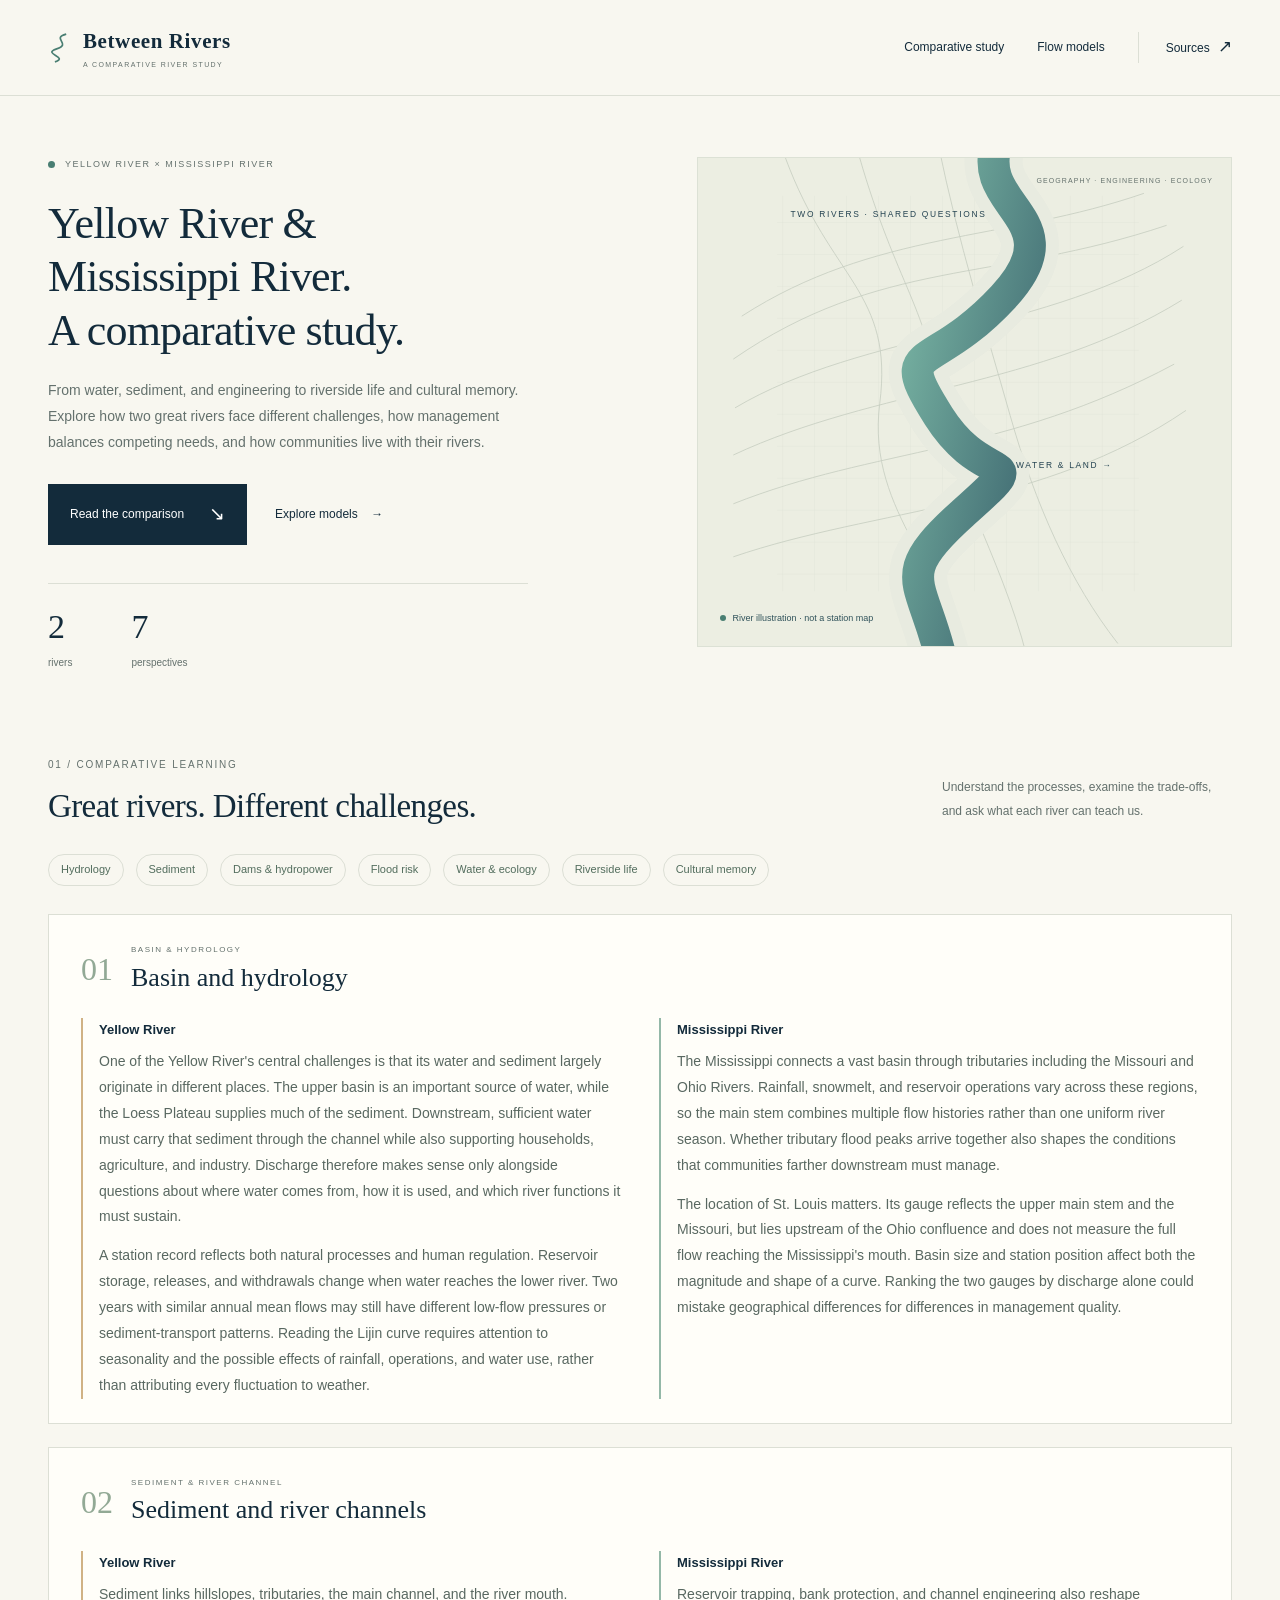
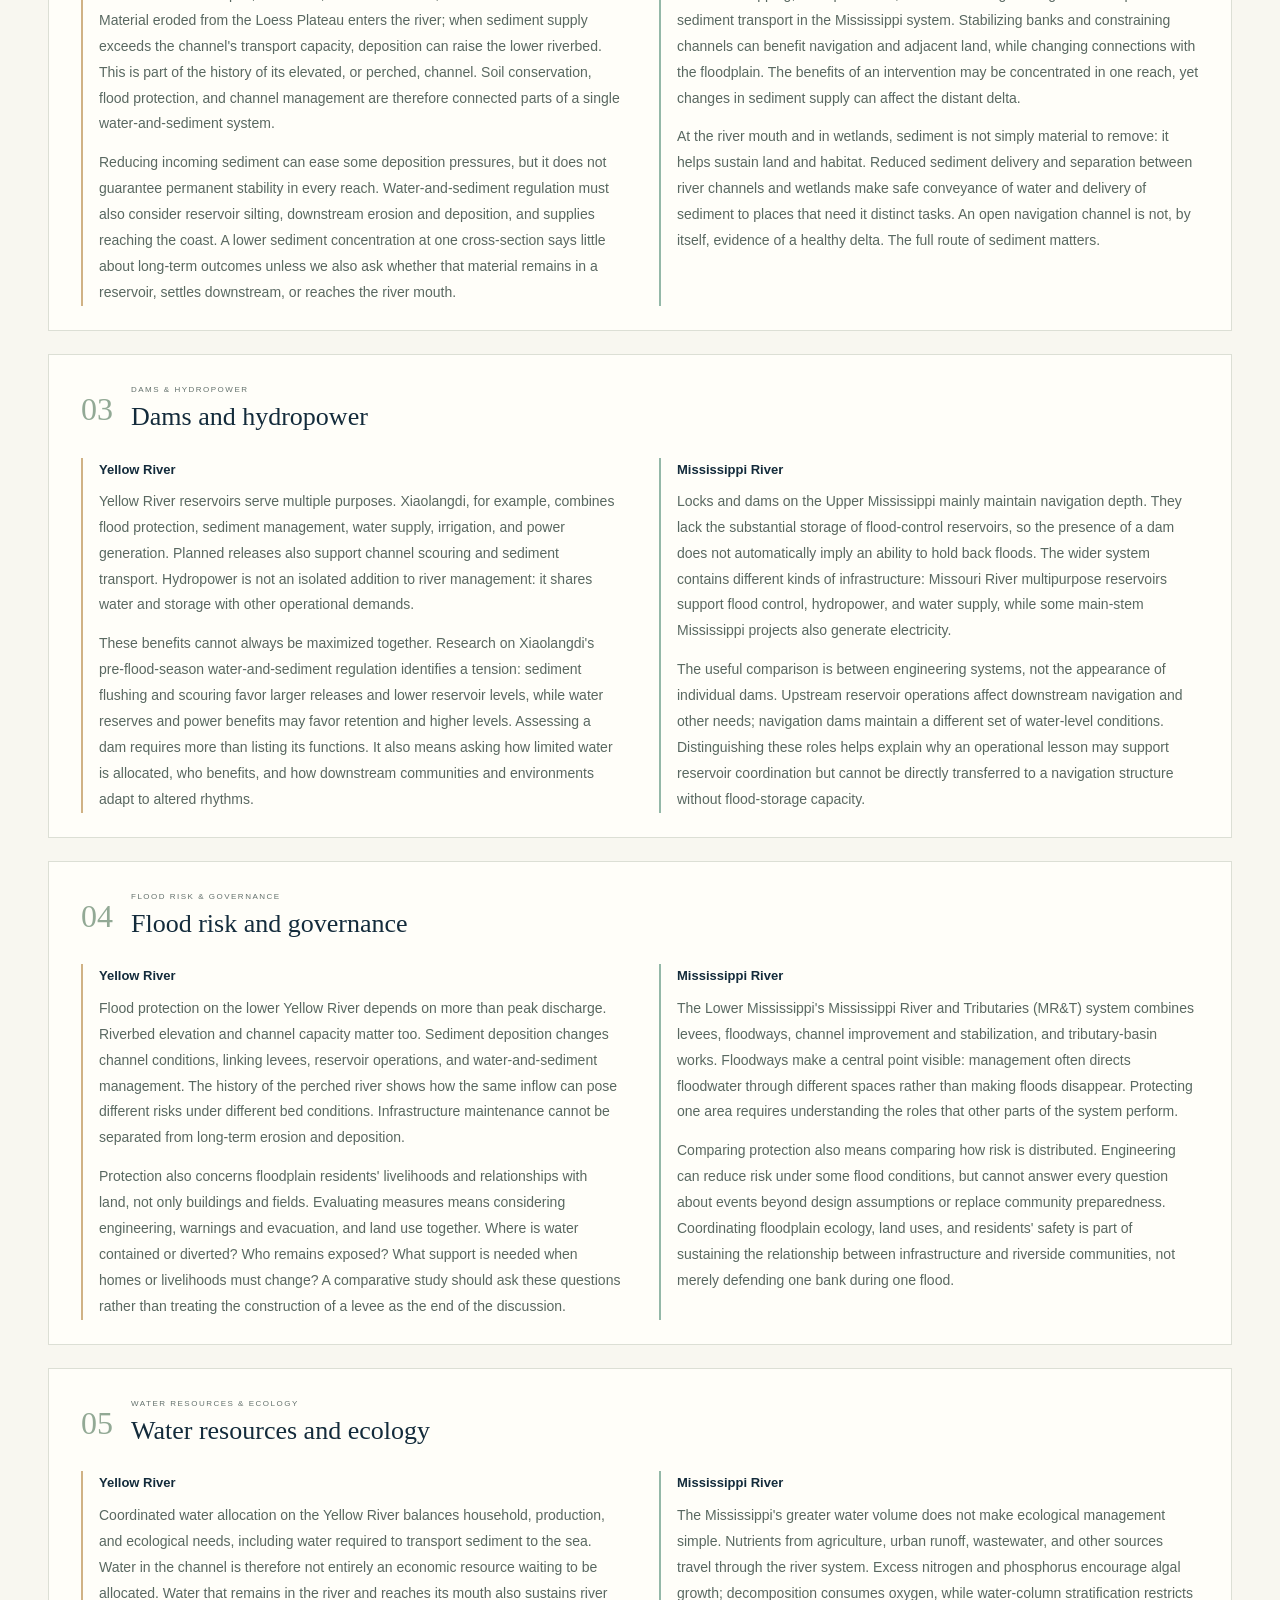
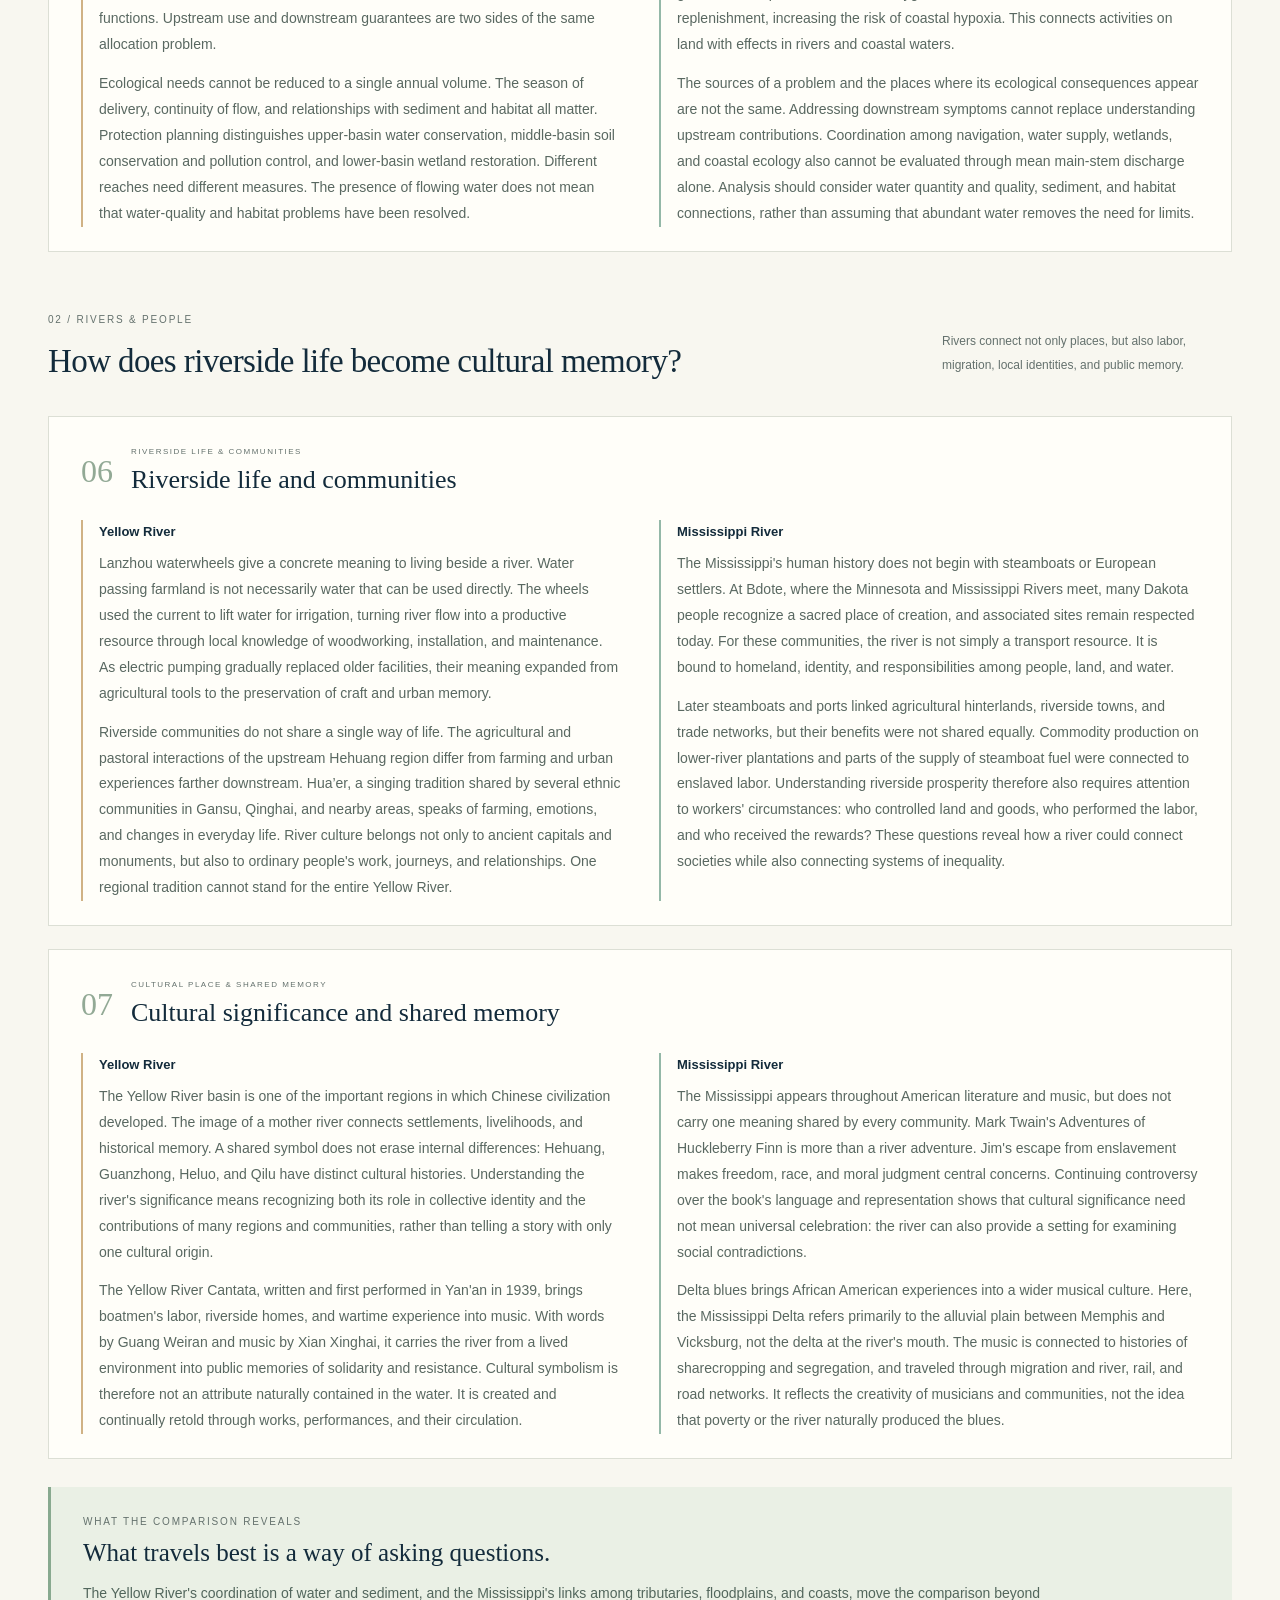
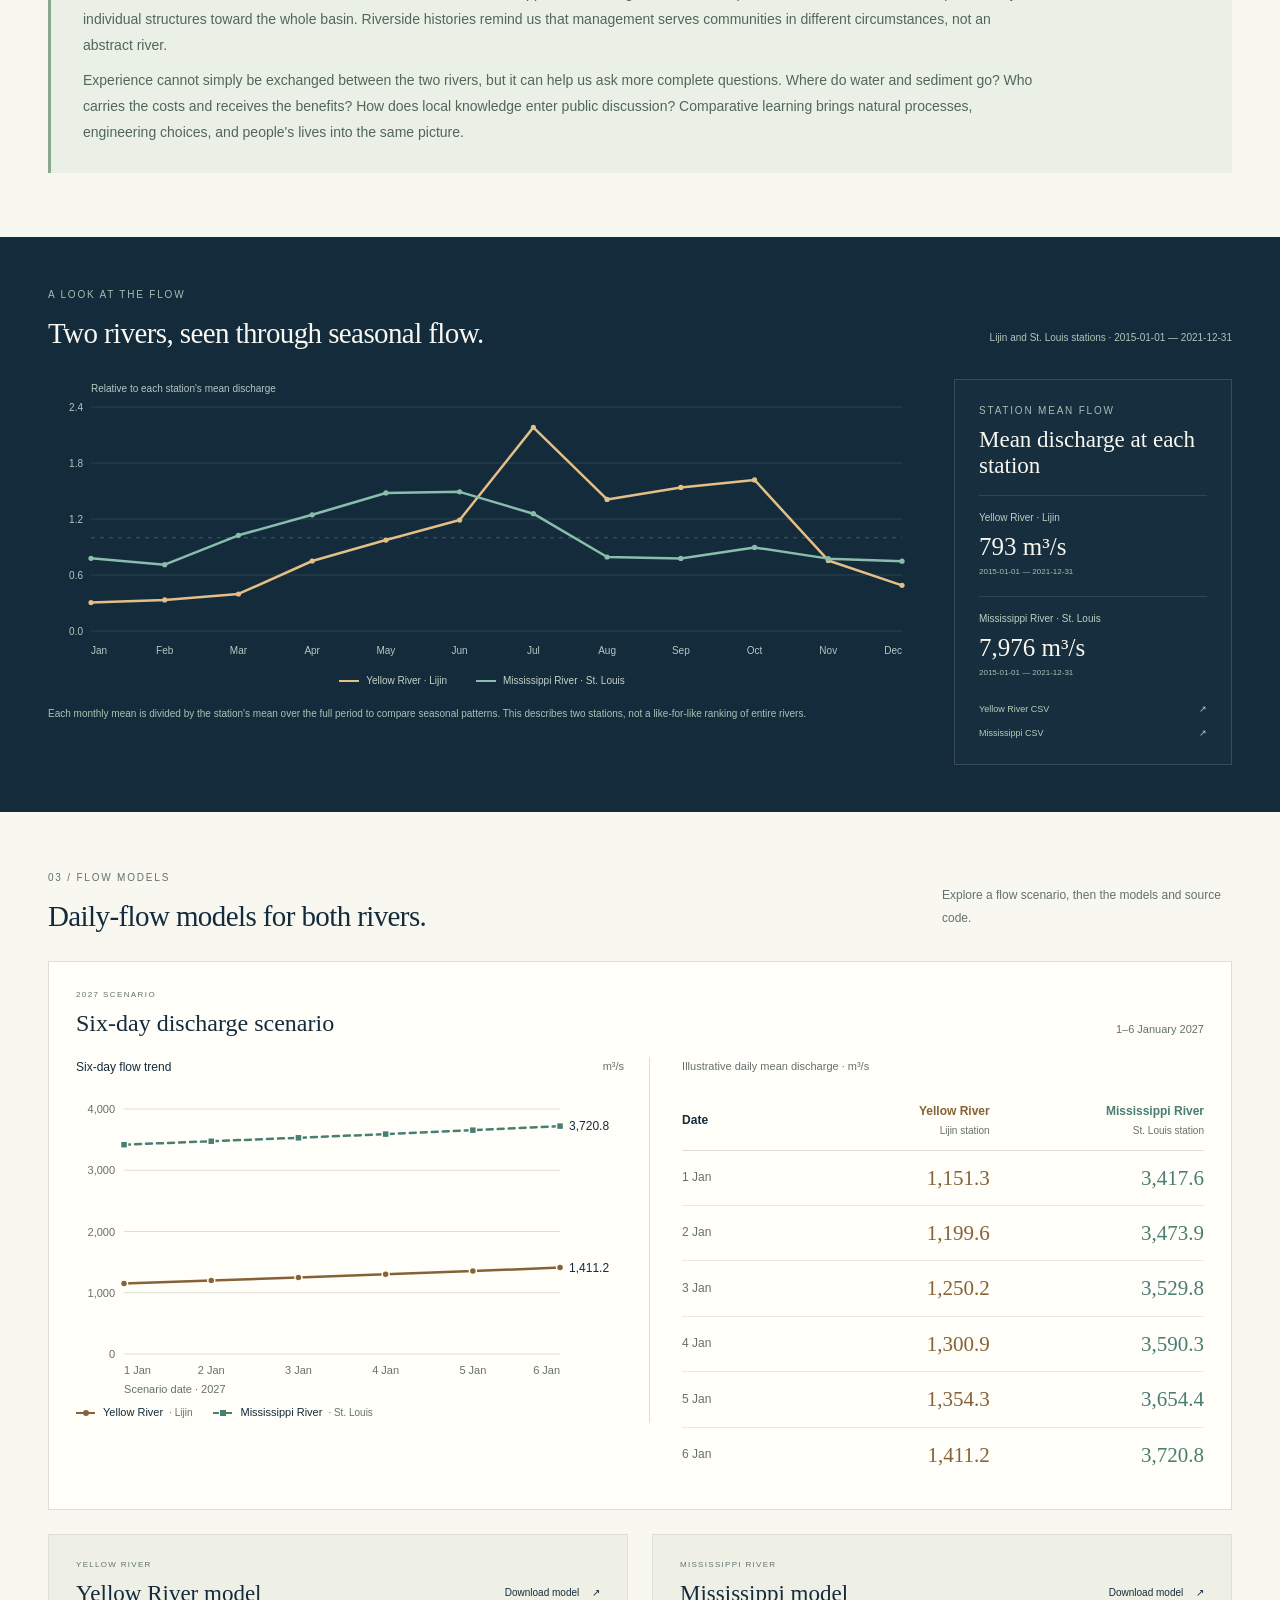
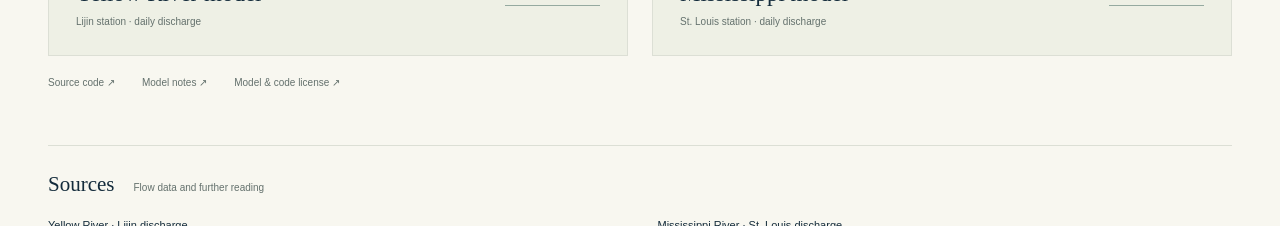
<file: public_river_lab/index.html>
<!doctype html><html lang="en"><meta charset="utf-8"><meta http-equiv="refresh" content="0;url=website/index.html"><title>Between Rivers</title><a href="website/index.html">Explore Between Rivers</a></html>
</file>
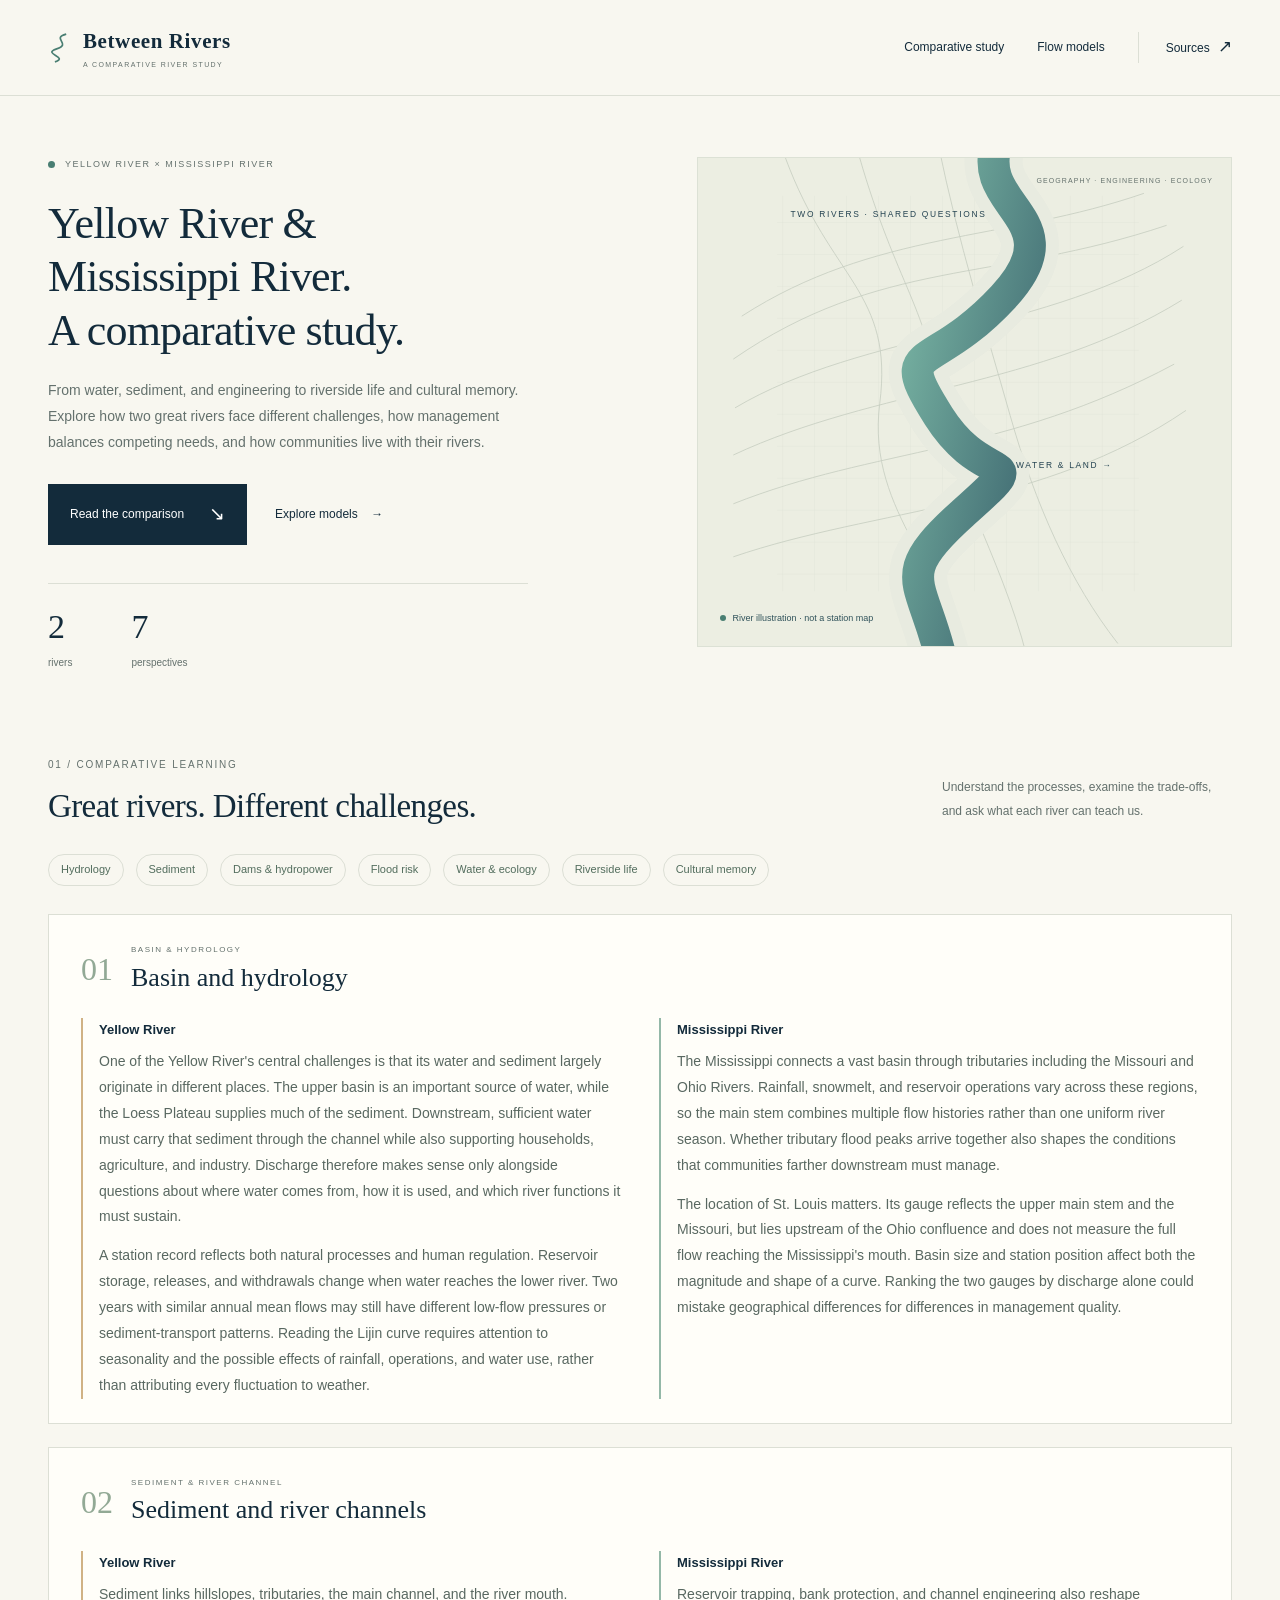
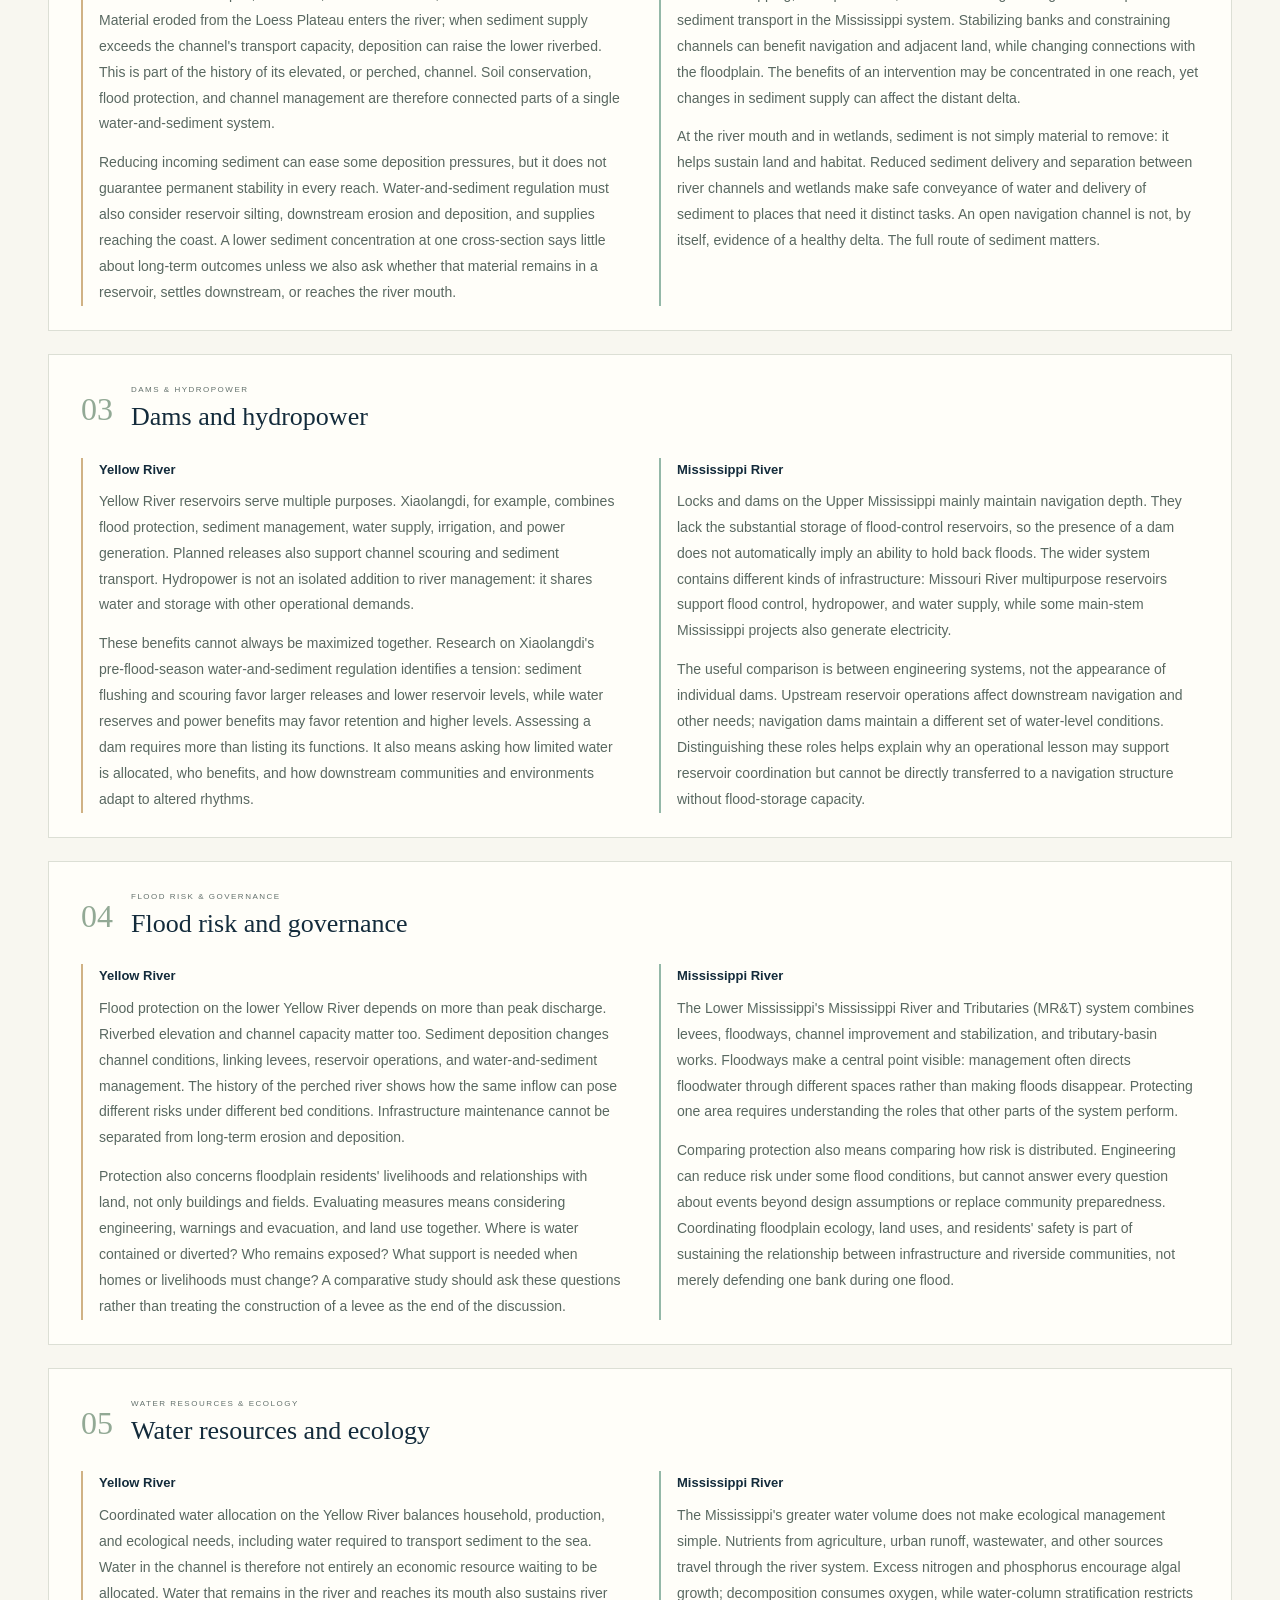
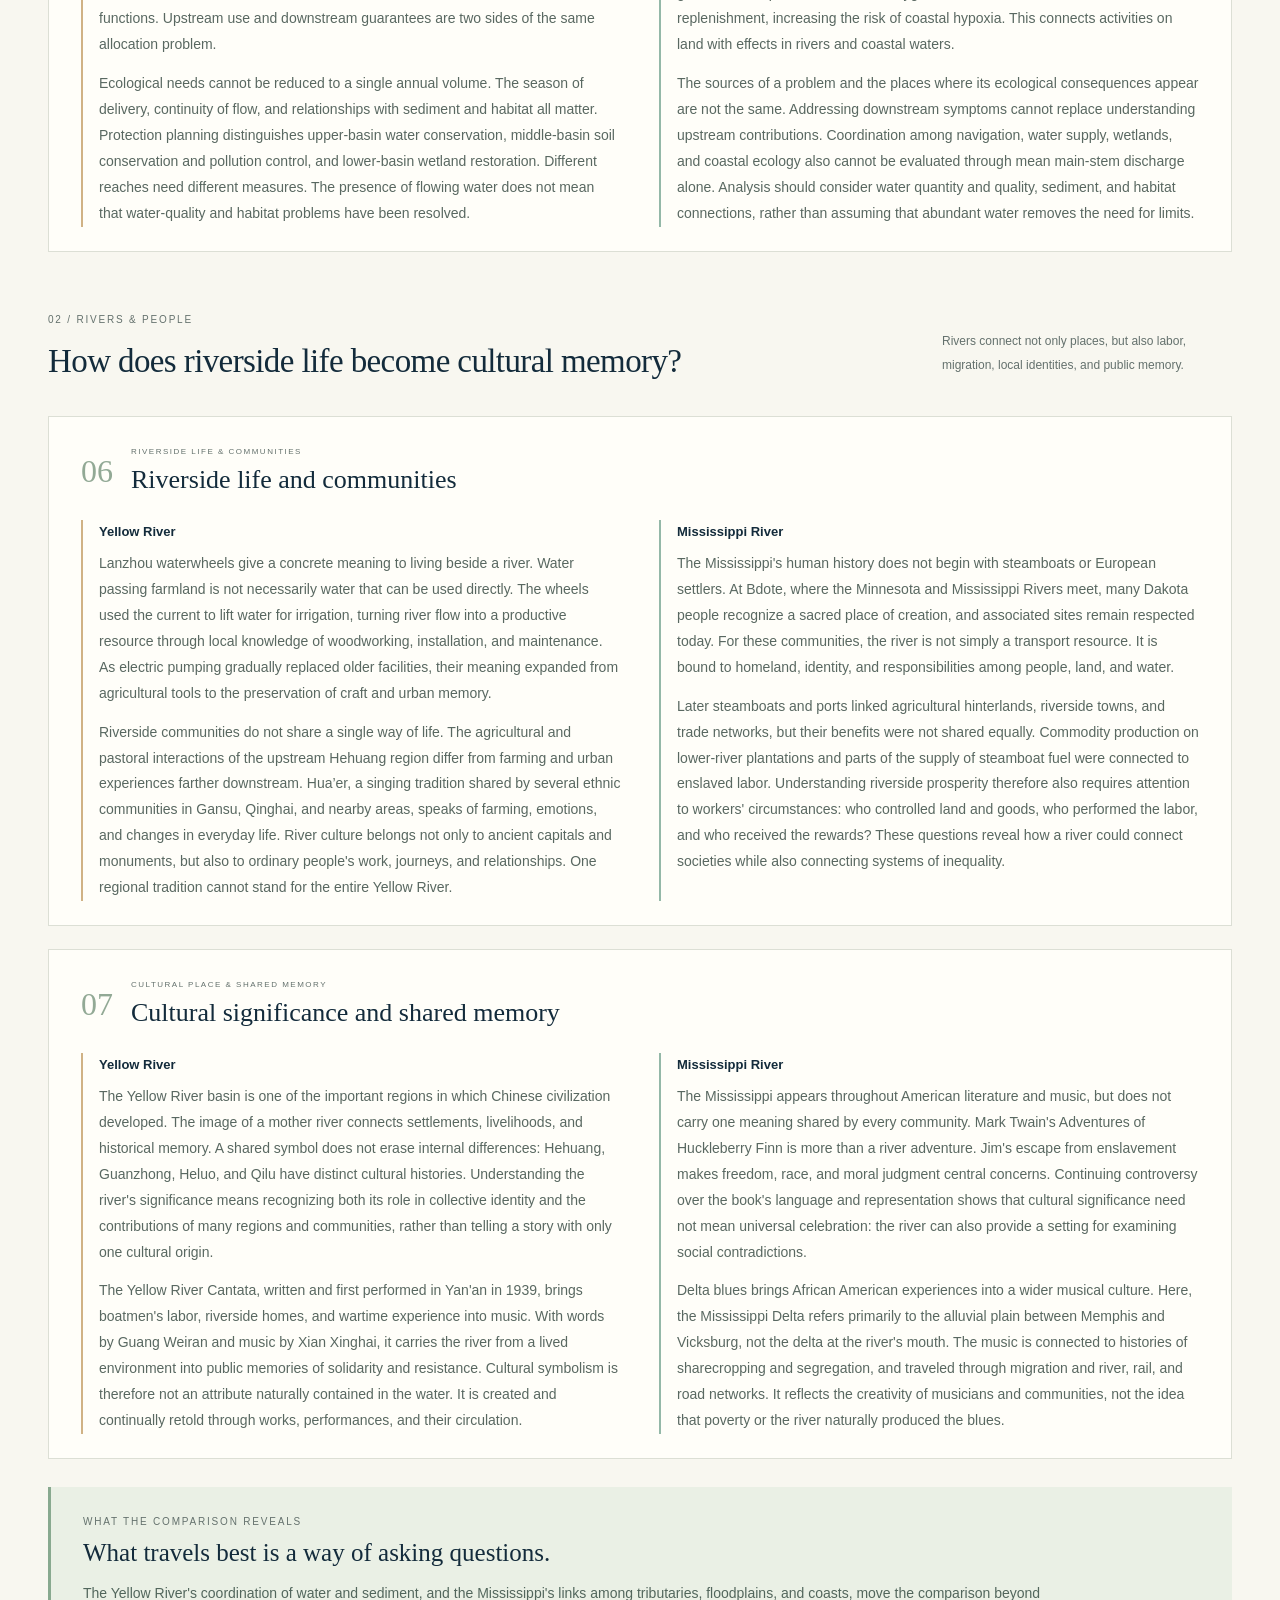
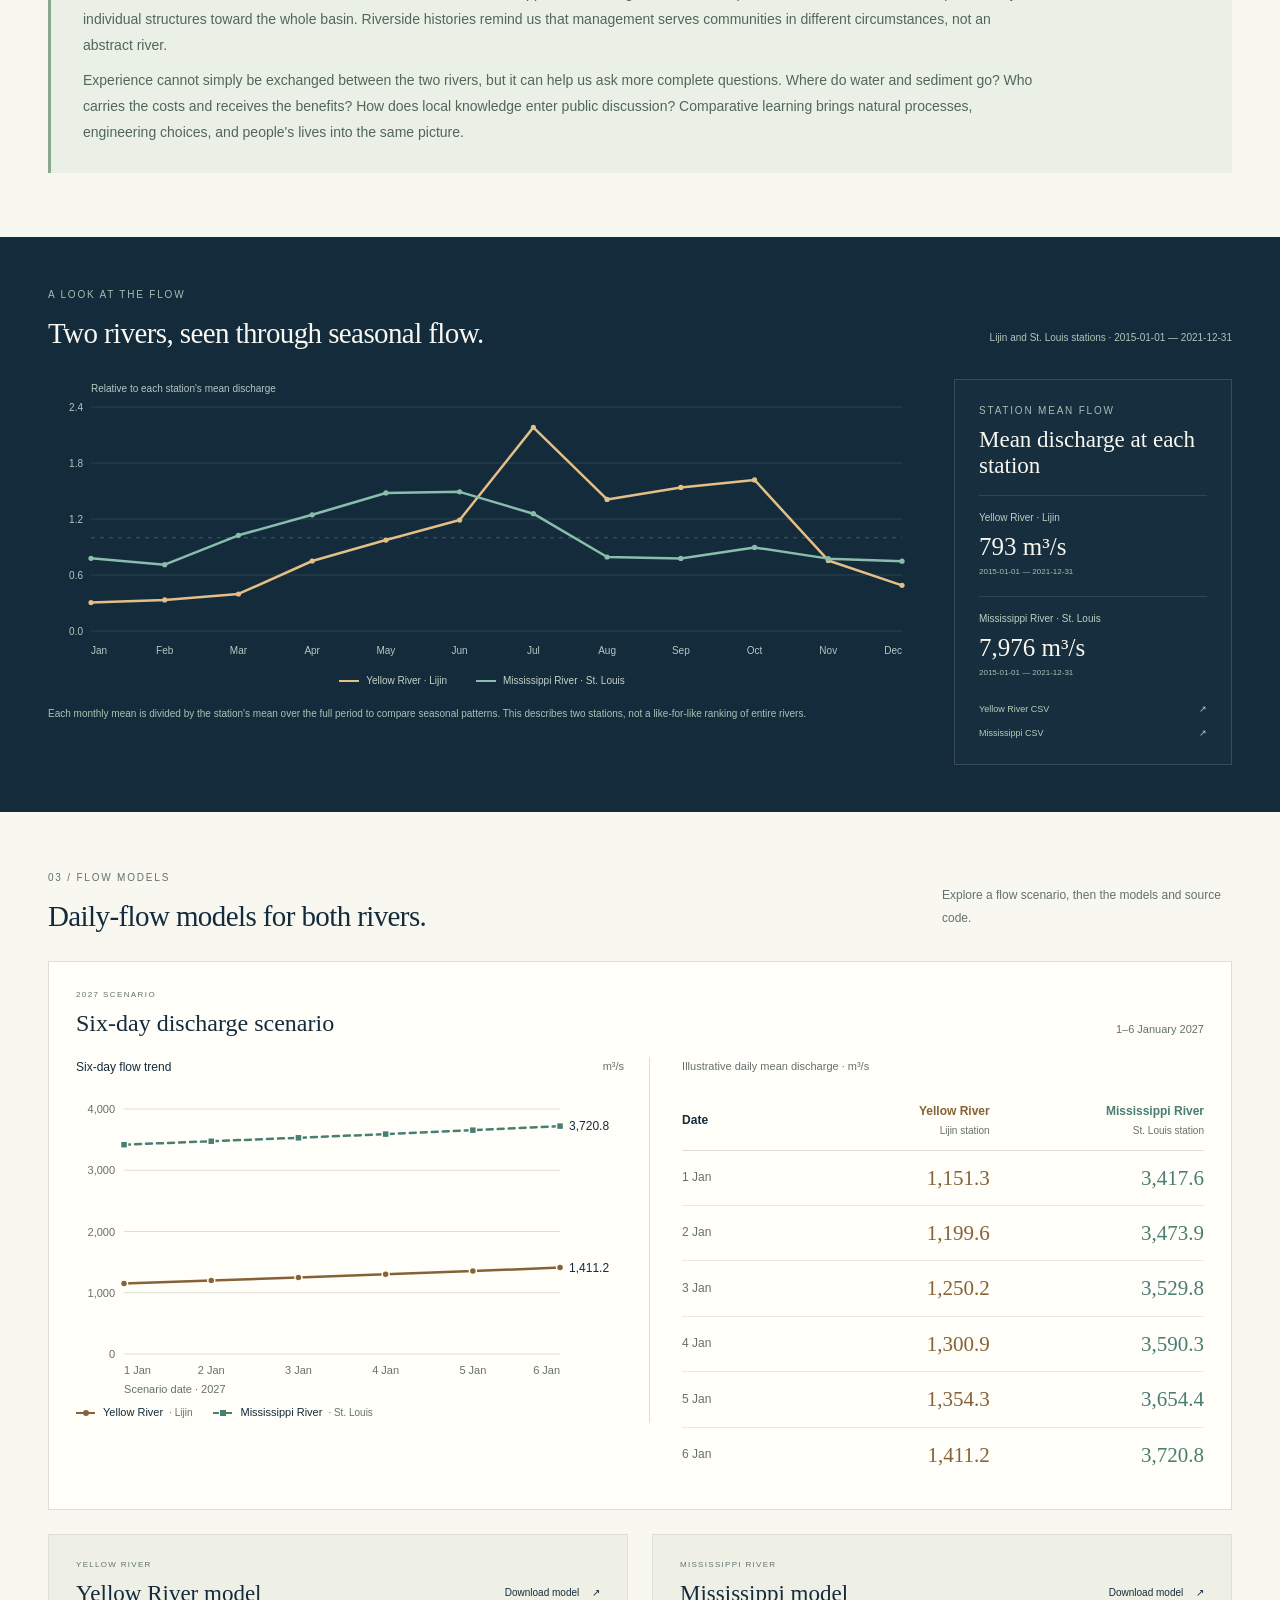
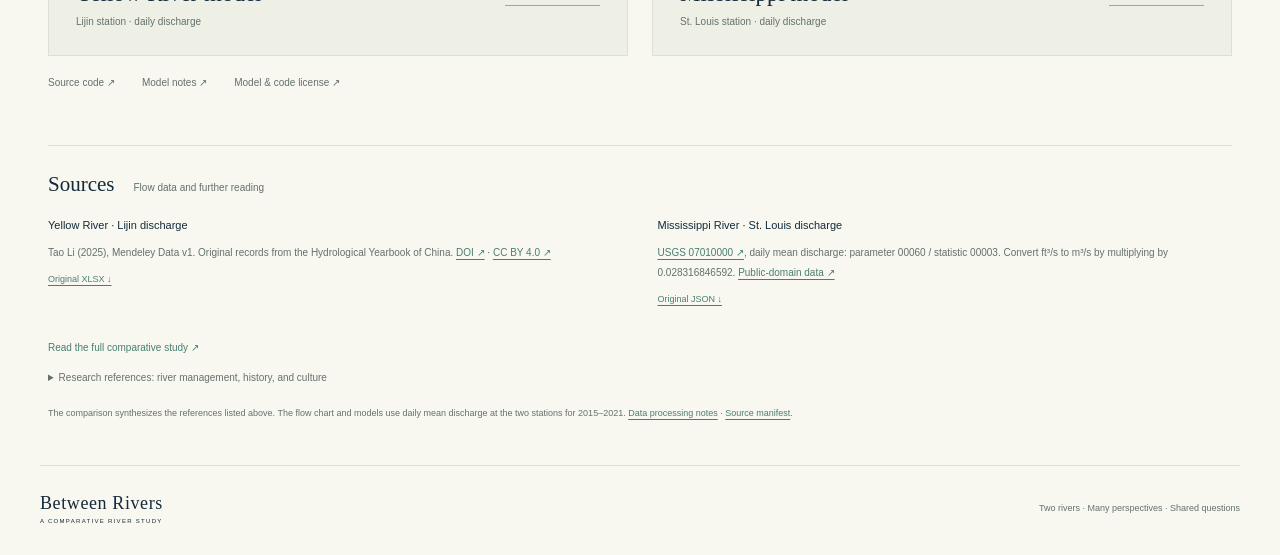
<file: website/index.html>
<!doctype html>
<html lang="en">
<head>
  <meta charset="utf-8">
  <meta name="viewport" content="width=device-width, initial-scale=1">
  <meta name="theme-color" content="#132b3b">
  <meta name="description" content="Compare the Yellow and Mississippi Rivers through hydrology, sediment, dams, flood risk, ecology, riverside communities, and cultural memory. View a 2027 flow scenario and explore open models.">
  <title>Between Rivers · The Yellow River and the Mississippi</title>
  <link rel="stylesheet" href="styles.css?v=forecast-line-20261014">
  <script src="assets/observed_river_data.js" defer></script>
  <script src="app.js?v=forecast-line-20261014" defer></script>
</head>
<body>
  <a class="skip-link" href="#comparison">Skip to the comparison</a>
  <header class="site-header">
    <a class="wordmark" href="#top" aria-label="Between Rivers, back to the top"><svg aria-hidden="true" viewBox="0 0 30 36"><path d="M21 2C3 7 28 13 10 19S25 28 8 34"/></svg><span>Between Rivers<small>A COMPARATIVE RIVER STUDY</small></span></a>
    <nav aria-label="Main navigation"><a href="#comparison">Comparative study</a><a href="#prediction">Flow models</a><a href="#sources">Sources <span aria-hidden="true">↗</span></a></nav>
  </header>
  <main id="top">
    <section class="hero" aria-labelledby="hero-title">
      <div class="hero-copy">
        <p class="eyebrow"><span></span> YELLOW RIVER × MISSISSIPPI RIVER</p>
        <h1 id="hero-title">Yellow River &amp;<br>Mississippi River.<br>A comparative study.</h1>
        <p class="hero-description">From water, sediment, and engineering to riverside life and cultural memory. Explore how two great rivers face different challenges, how management balances competing needs, and how communities live with their rivers.</p>
        <div class="hero-actions"><a class="button button-dark" href="#comparison">Read the comparison <span aria-hidden="true">↘</span></a><a class="text-link" href="#prediction">Explore models <span aria-hidden="true">→</span></a></div>
        <div class="hero-facts"><div><strong>2</strong><span>rivers</span></div><div><strong>7</strong><span>perspectives</span></div></div>
      </div>
      <div class="hero-visual" aria-hidden="true"><svg viewBox="0 0 510 580" role="presentation"><defs><linearGradient id="river-gradient" x1="0" y1="0" x2="1" y2="1"><stop stop-color="#7dbaa7"/><stop offset="1" stop-color="#365d69"/></linearGradient><pattern id="grid" width="38" height="38" patternUnits="userSpaceOnUse"><path d="M38 0H0V38" fill="none" stroke="#bec8ba" stroke-width=".6"/></pattern></defs><rect x="32" y="45" width="430" height="470" fill="url(#grid)" opacity=".45"/><g fill="none" stroke="#c8cec1" stroke-width="1"><path d="M-10 188C148 86 303 99 468 42M-20 239C154 119 292 148 495 80M-18 297C135 206 357 208 515 105M-20 353C151 273 344 273 513 169M-20 411C149 344 304 352 504 245M-20 474C150 416 348 416 518 300"/><path d="M42 0C96 146 171 159 154 292S247 496 241 593M126-15C169 141 212 181 222 276S298 471 329 593M224-14C248 102 279 200 309 306S380 504 437 577"/></g><path d="M294-20C264 59 388 71 301 165S167 217 224 307S341 343 253 422S207 498 230 608" fill="none" stroke="#e8ebe0" stroke-width="69"/><path d="M294-20C264 59 388 71 301 165S167 217 224 307S341 343 253 422S207 498 230 608" fill="none" stroke="url(#river-gradient)" stroke-width="38"/><g fill="#244351" font-size="10" font-family="sans-serif" letter-spacing="2"><text x="48" y="70">TWO RIVERS · SHARED QUESTIONS</text><text x="316" y="368">WATER &amp; LAND →</text></g></svg><div class="map-caption"><span></span> River illustration · not a station map</div><span class="visual-label">GEOGRAPHY · ENGINEERING · ECOLOGY</span></div>
    </section>

    <section id="comparison" class="section comparison-section" aria-labelledby="comparison-title">
      <div class="section-heading"><div><p class="eyebrow">01 / COMPARATIVE LEARNING</p><h2 id="comparison-title">Great rivers. Different challenges.</h2></div><p>Understand the processes, examine the trade-offs, and ask what each river can teach us.</p></div>
      <nav class="study-nav" aria-label="Comparison contents"><a href="#study-hydrology">Hydrology</a><a href="#study-sediment">Sediment</a><a href="#study-dams">Dams &amp; hydropower</a><a href="#study-flood">Flood risk</a><a href="#study-ecology">Water &amp; ecology</a><a href="#study-livelihood">Riverside life</a><a href="#study-culture">Cultural memory</a></nav>
      <div class="study-list">
        <article class="study-card" aria-labelledby="study-hydrology">
          <div class="study-heading"><span>01</span><div><p class="eyebrow">BASIN &amp; HYDROLOGY</p><h3 id="study-hydrology">Basin and hydrology</h3></div></div>
          <div class="river-pair">
            <div class="yellow-copy"><h4>Yellow River</h4><p>One of the Yellow River's central challenges is that its water and sediment largely originate in different places. The upper basin is an important source of water, while the Loess Plateau supplies much of the sediment. Downstream, sufficient water must carry that sediment through the channel while also supporting households, agriculture, and industry. Discharge therefore makes sense only alongside questions about where water comes from, how it is used, and which river functions it must sustain.</p><p>A station record reflects both natural processes and human regulation. Reservoir storage, releases, and withdrawals change when water reaches the lower river. Two years with similar annual mean flows may still have different low-flow pressures or sediment-transport patterns. Reading the Lijin curve requires attention to seasonality and the possible effects of rainfall, operations, and water use, rather than attributing every fluctuation to weather.</p></div>
            <div class="mississippi-copy"><h4>Mississippi River</h4><p>The Mississippi connects a vast basin through tributaries including the Missouri and Ohio Rivers. Rainfall, snowmelt, and reservoir operations vary across these regions, so the main stem combines multiple flow histories rather than one uniform river season. Whether tributary flood peaks arrive together also shapes the conditions that communities farther downstream must manage.</p><p>The location of St. Louis matters. Its gauge reflects the upper main stem and the Missouri, but lies upstream of the Ohio confluence and does not measure the full flow reaching the Mississippi's mouth. Basin size and station position affect both the magnitude and shape of a curve. Ranking the two gauges by discharge alone could mistake geographical differences for differences in management quality.</p></div>
          </div>
        </article>
        <article class="study-card" aria-labelledby="study-sediment">
          <div class="study-heading"><span>02</span><div><p class="eyebrow">SEDIMENT &amp; RIVER CHANNEL</p><h3 id="study-sediment">Sediment and river channels</h3></div></div>
          <div class="river-pair">
            <div class="yellow-copy"><h4>Yellow River</h4><p>Sediment links hillslopes, tributaries, the main channel, and the river mouth. Material eroded from the Loess Plateau enters the river; when sediment supply exceeds the channel's transport capacity, deposition can raise the lower riverbed. This is part of the history of its elevated, or perched, channel. Soil conservation, flood protection, and channel management are therefore connected parts of a single water-and-sediment system.</p><p>Reducing incoming sediment can ease some deposition pressures, but it does not guarantee permanent stability in every reach. Water-and-sediment regulation must also consider reservoir silting, downstream erosion and deposition, and supplies reaching the coast. A lower sediment concentration at one cross-section says little about long-term outcomes unless we also ask whether that material remains in a reservoir, settles downstream, or reaches the river mouth.</p></div>
            <div class="mississippi-copy"><h4>Mississippi River</h4><p>Reservoir trapping, bank protection, and channel engineering also reshape sediment transport in the Mississippi system. Stabilizing banks and constraining channels can benefit navigation and adjacent land, while changing connections with the floodplain. The benefits of an intervention may be concentrated in one reach, yet changes in sediment supply can affect the distant delta.</p><p>At the river mouth and in wetlands, sediment is not simply material to remove: it helps sustain land and habitat. Reduced sediment delivery and separation between river channels and wetlands make safe conveyance of water and delivery of sediment to places that need it distinct tasks. An open navigation channel is not, by itself, evidence of a healthy delta. The full route of sediment matters.</p></div>
          </div>
        </article>
        <article class="study-card" aria-labelledby="study-dams">
          <div class="study-heading"><span>03</span><div><p class="eyebrow">DAMS &amp; HYDROPOWER</p><h3 id="study-dams">Dams and hydropower</h3></div></div>
          <div class="river-pair">
            <div class="yellow-copy"><h4>Yellow River</h4><p>Yellow River reservoirs serve multiple purposes. Xiaolangdi, for example, combines flood protection, sediment management, water supply, irrigation, and power generation. Planned releases also support channel scouring and sediment transport. Hydropower is not an isolated addition to river management: it shares water and storage with other operational demands.</p><p>These benefits cannot always be maximized together. Research on Xiaolangdi's pre-flood-season water-and-sediment regulation identifies a tension: sediment flushing and scouring favor larger releases and lower reservoir levels, while water reserves and power benefits may favor retention and higher levels. Assessing a dam requires more than listing its functions. It also means asking how limited water is allocated, who benefits, and how downstream communities and environments adapt to altered rhythms.</p></div>
            <div class="mississippi-copy"><h4>Mississippi River</h4><p>Locks and dams on the Upper Mississippi mainly maintain navigation depth. They lack the substantial storage of flood-control reservoirs, so the presence of a dam does not automatically imply an ability to hold back floods. The wider system contains different kinds of infrastructure: Missouri River multipurpose reservoirs support flood control, hydropower, and water supply, while some main-stem Mississippi projects also generate electricity.</p><p>The useful comparison is between engineering systems, not the appearance of individual dams. Upstream reservoir operations affect downstream navigation and other needs; navigation dams maintain a different set of water-level conditions. Distinguishing these roles helps explain why an operational lesson may support reservoir coordination but cannot be directly transferred to a navigation structure without flood-storage capacity.</p></div>
          </div>
        </article>
        <article class="study-card" aria-labelledby="study-flood">
          <div class="study-heading"><span>04</span><div><p class="eyebrow">FLOOD RISK &amp; GOVERNANCE</p><h3 id="study-flood">Flood risk and governance</h3></div></div>
          <div class="river-pair">
            <div class="yellow-copy"><h4>Yellow River</h4><p>Flood protection on the lower Yellow River depends on more than peak discharge. Riverbed elevation and channel capacity matter too. Sediment deposition changes channel conditions, linking levees, reservoir operations, and water-and-sediment management. The history of the perched river shows how the same inflow can pose different risks under different bed conditions. Infrastructure maintenance cannot be separated from long-term erosion and deposition.</p><p>Protection also concerns floodplain residents' livelihoods and relationships with land, not only buildings and fields. Evaluating measures means considering engineering, warnings and evacuation, and land use together. Where is water contained or diverted? Who remains exposed? What support is needed when homes or livelihoods must change? A comparative study should ask these questions rather than treating the construction of a levee as the end of the discussion.</p></div>
            <div class="mississippi-copy"><h4>Mississippi River</h4><p>The Lower Mississippi's Mississippi River and Tributaries (MR&amp;T) system combines levees, floodways, channel improvement and stabilization, and tributary-basin works. Floodways make a central point visible: management often directs floodwater through different spaces rather than making floods disappear. Protecting one area requires understanding the roles that other parts of the system perform.</p><p>Comparing protection also means comparing how risk is distributed. Engineering can reduce risk under some flood conditions, but cannot answer every question about events beyond design assumptions or replace community preparedness. Coordinating floodplain ecology, land uses, and residents' safety is part of sustaining the relationship between infrastructure and riverside communities, not merely defending one bank during one flood.</p></div>
          </div>
        </article>
        <article class="study-card" aria-labelledby="study-ecology">
          <div class="study-heading"><span>05</span><div><p class="eyebrow">WATER RESOURCES &amp; ECOLOGY</p><h3 id="study-ecology">Water resources and ecology</h3></div></div>
          <div class="river-pair">
            <div class="yellow-copy"><h4>Yellow River</h4><p>Coordinated water allocation on the Yellow River balances household, production, and ecological needs, including water required to transport sediment to the sea. Water in the channel is therefore not entirely an economic resource waiting to be allocated. Water that remains in the river and reaches its mouth also sustains river functions. Upstream use and downstream guarantees are two sides of the same allocation problem.</p><p>Ecological needs cannot be reduced to a single annual volume. The season of delivery, continuity of flow, and relationships with sediment and habitat all matter. Protection planning distinguishes upper-basin water conservation, middle-basin soil conservation and pollution control, and lower-basin wetland restoration. Different reaches need different measures. The presence of flowing water does not mean that water-quality and habitat problems have been resolved.</p></div>
            <div class="mississippi-copy"><h4>Mississippi River</h4><p>The Mississippi's greater water volume does not make ecological management simple. Nutrients from agriculture, urban runoff, wastewater, and other sources travel through the river system. Excess nitrogen and phosphorus encourage algal growth; decomposition consumes oxygen, while water-column stratification restricts replenishment, increasing the risk of coastal hypoxia. This connects activities on land with effects in rivers and coastal waters.</p><p>The sources of a problem and the places where its ecological consequences appear are not the same. Addressing downstream symptoms cannot replace understanding upstream contributions. Coordination among navigation, water supply, wetlands, and coastal ecology also cannot be evaluated through mean main-stem discharge alone. Analysis should consider water quantity and quality, sediment, and habitat connections, rather than assuming that abundant water removes the need for limits.</p></div>
          </div>
        </article>
      </div>
    </section>

    <section id="culture" class="section culture-section" aria-labelledby="culture-title">
      <div class="section-heading"><div><p class="eyebrow">02 / RIVERS &amp; PEOPLE</p><h2 id="culture-title">How does riverside life become cultural memory?</h2></div><p>Rivers connect not only places, but also labor, migration, local identities, and public memory.</p></div>
      <div class="study-list">
        <article class="study-card" aria-labelledby="study-livelihood">
          <div class="study-heading"><span>06</span><div><p class="eyebrow">RIVERSIDE LIFE &amp; COMMUNITIES</p><h3 id="study-livelihood">Riverside life and communities</h3></div></div>
          <div class="river-pair">
            <div class="yellow-copy"><h4>Yellow River</h4><p>Lanzhou waterwheels give a concrete meaning to living beside a river. Water passing farmland is not necessarily water that can be used directly. The wheels used the current to lift water for irrigation, turning river flow into a productive resource through local knowledge of woodworking, installation, and maintenance. As electric pumping gradually replaced older facilities, their meaning expanded from agricultural tools to the preservation of craft and urban memory.</p><p>Riverside communities do not share a single way of life. The agricultural and pastoral interactions of the upstream Hehuang region differ from farming and urban experiences farther downstream. Hua’er, a singing tradition shared by several ethnic communities in Gansu, Qinghai, and nearby areas, speaks of farming, emotions, and changes in everyday life. River culture belongs not only to ancient capitals and monuments, but also to ordinary people's work, journeys, and relationships. One regional tradition cannot stand for the entire Yellow River.</p></div>
            <div class="mississippi-copy"><h4>Mississippi River</h4><p>The Mississippi's human history does not begin with steamboats or European settlers. At Bdote, where the Minnesota and Mississippi Rivers meet, many Dakota people recognize a sacred place of creation, and associated sites remain respected today. For these communities, the river is not simply a transport resource. It is bound to homeland, identity, and responsibilities among people, land, and water.</p><p>Later steamboats and ports linked agricultural hinterlands, riverside towns, and trade networks, but their benefits were not shared equally. Commodity production on lower-river plantations and parts of the supply of steamboat fuel were connected to enslaved labor. Understanding riverside prosperity therefore also requires attention to workers' circumstances: who controlled land and goods, who performed the labor, and who received the rewards? These questions reveal how a river could connect societies while also connecting systems of inequality.</p></div>
          </div>
        </article>
        <article class="study-card" aria-labelledby="study-culture">
          <div class="study-heading"><span>07</span><div><p class="eyebrow">CULTURAL PLACE &amp; SHARED MEMORY</p><h3 id="study-culture">Cultural significance and shared memory</h3></div></div>
          <div class="river-pair">
            <div class="yellow-copy"><h4>Yellow River</h4><p>The Yellow River basin is one of the important regions in which Chinese civilization developed. The image of a mother river connects settlements, livelihoods, and historical memory. A shared symbol does not erase internal differences: Hehuang, Guanzhong, Heluo, and Qilu have distinct cultural histories. Understanding the river's significance means recognizing both its role in collective identity and the contributions of many regions and communities, rather than telling a story with only one cultural origin.</p><p>The Yellow River Cantata, written and first performed in Yan'an in 1939, brings boatmen's labor, riverside homes, and wartime experience into music. With words by Guang Weiran and music by Xian Xinghai, it carries the river from a lived environment into public memories of solidarity and resistance. Cultural symbolism is therefore not an attribute naturally contained in the water. It is created and continually retold through works, performances, and their circulation.</p></div>
            <div class="mississippi-copy"><h4>Mississippi River</h4><p>The Mississippi appears throughout American literature and music, but does not carry one meaning shared by every community. Mark Twain's Adventures of Huckleberry Finn is more than a river adventure. Jim's escape from enslavement makes freedom, race, and moral judgment central concerns. Continuing controversy over the book's language and representation shows that cultural significance need not mean universal celebration: the river can also provide a setting for examining social contradictions.</p><p>Delta blues brings African American experiences into a wider musical culture. Here, the Mississippi Delta refers primarily to the alluvial plain between Memphis and Vicksburg, not the delta at the river's mouth. The music is connected to histories of sharecropping and segregation, and traveled through migration and river, rail, and road networks. It reflects the creativity of musicians and communities, not the idea that poverty or the river naturally produced the blues.</p></div>
          </div>
        </article>
      </div>
      <aside class="study-synthesis" aria-labelledby="synthesis-title"><p class="eyebrow">WHAT THE COMPARISON REVEALS</p><h3 id="synthesis-title">What travels best is a way of asking questions.</h3><p>The Yellow River's coordination of water and sediment, and the Mississippi's links among tributaries, floodplains, and coasts, move the comparison beyond individual structures toward the whole basin. Riverside histories remind us that management serves communities in different circumstances, not an abstract river.</p><p>Experience cannot simply be exchanged between the two rivers, but it can help us ask more complete questions. Where do water and sediment go? Who carries the costs and receives the benefits? How does local knowledge enter public discussion? Comparative learning brings natural processes, engineering choices, and people's lives into the same picture.</p></aside>
    </section>

    <section class="flow-section" aria-labelledby="seasonal-title"><div class="section flow-inner"><div class="section-heading"><div><p class="eyebrow">A LOOK AT THE FLOW</p><h2 id="seasonal-title">Two rivers, seen through seasonal flow.</h2></div><p id="flow-period">Lijin and St. Louis stations · 2015–2021</p></div><p id="flow-error" class="flow-error" role="status">The flow chart has not loaded. The comparison and resource downloads are still available.</p><div id="flow-content" class="flow-workspace" hidden><div class="seasonal-chart-panel"><svg id="seasonal-chart" role="img" aria-labelledby="seasonal-title seasonal-description"><desc id="seasonal-description"></desc></svg><div class="chart-legend"><span><i class="line-yellow"></i>Yellow River · Lijin</span><span><i class="line-mississippi"></i>Mississippi River · St. Louis</span></div><p class="flow-note">Each monthly mean is divided by the station's mean over the full period to compare seasonal patterns. This describes two stations, not a like-for-like ranking of entire rivers.</p></div><div class="flow-summary"><p class="eyebrow">STATION MEAN FLOW</p><h3>Mean discharge at each station</h3><div id="flow-stats"></div><div class="flow-downloads"><a href="../experiments/observed_rivers/data/yellow_river.csv" download>Yellow River CSV <span>↗</span></a><a href="../experiments/observed_rivers/data/mississippi.csv" download>Mississippi CSV <span>↗</span></a></div></div></div></div></section>

    <section id="prediction" class="section model-section" aria-labelledby="model-title">
      <div class="section-heading"><div><p class="eyebrow">03 / FLOW MODELS</p><h2 id="model-title">Daily-flow models for both rivers.</h2></div><p>Explore a flow scenario, then the models and source code.</p></div>
      <div id="forecast-results" class="forecast-panel" aria-labelledby="forecast-title">
        <div class="forecast-heading"><div><p class="eyebrow">2027 SCENARIO</p><h3 id="forecast-title">Six-day discharge scenario</h3></div><p>1–6 January 2027</p></div>
        <div class="forecast-workspace">
        <figure class="forecast-chart-panel">
          <figcaption id="forecast-chart-title">Six-day flow trend <span>m³/s</span></figcaption>
          <svg id="forecast-chart" role="img" aria-labelledby="forecast-chart-title forecast-chart-description" viewBox="0 0 480 310">
            <desc id="forecast-chart-description">Illustrative daily discharge for 1–6 January 2027. Yellow River at Lijin and Mississippi River at St. Louis share a discharge axis in m³/s. The daily values are listed in the table.</desc>
            <text x="12" y="28" class="forecast-chart-tick">The daily values are listed in the table.</text>
          </svg>
          <div class="forecast-chart-legend"><span><i class="forecast-swatch-yellow" aria-hidden="true"></i>Yellow River <small>· Lijin</small></span><span><i class="forecast-swatch-mississippi" aria-hidden="true"></i>Mississippi River <small>· St. Louis</small></span></div>
        </figure>
        <table class="forecast-table">
          <caption>Illustrative daily mean discharge · m³/s</caption>
          <thead><tr><th scope="col">Date</th><th scope="col" class="forecast-yellow">Yellow River<span class="forecast-station">Lijin station</span></th><th scope="col" class="forecast-mississippi">Mississippi River<span class="forecast-station">St. Louis station</span></th></tr></thead>
          <tbody>
            <tr data-scenario-date="2027-01-01" data-forecast-date="2022-01-01"><th scope="row"><time datetime="2027-01-01">1 Jan</time></th><td data-river="yellow_river">1,151.3</td><td data-river="mississippi">3,417.6</td></tr>
            <tr data-scenario-date="2027-01-02" data-forecast-date="2022-01-02"><th scope="row"><time datetime="2027-01-02">2 Jan</time></th><td data-river="yellow_river">1,199.6</td><td data-river="mississippi">3,473.9</td></tr>
            <tr data-scenario-date="2027-01-03" data-forecast-date="2022-01-03"><th scope="row"><time datetime="2027-01-03">3 Jan</time></th><td data-river="yellow_river">1,250.2</td><td data-river="mississippi">3,529.8</td></tr>
            <tr data-scenario-date="2027-01-04" data-forecast-date="2022-01-04"><th scope="row"><time datetime="2027-01-04">4 Jan</time></th><td data-river="yellow_river">1,300.9</td><td data-river="mississippi">3,590.3</td></tr>
            <tr data-scenario-date="2027-01-05" data-forecast-date="2022-01-05"><th scope="row"><time datetime="2027-01-05">5 Jan</time></th><td data-river="yellow_river">1,354.3</td><td data-river="mississippi">3,654.4</td></tr>
            <tr data-scenario-date="2027-01-06" data-forecast-date="2022-01-06"><th scope="row"><time datetime="2027-01-06">6 Jan</time></th><td data-river="yellow_river">1,411.2</td><td data-river="mississippi">3,720.8</td></tr>
          </tbody>
        </table>
        </div>
      </div>
      <div class="model-grid"><article class="model-card"><div><p class="eyebrow">YELLOW RIVER</p><h3>Yellow River model</h3><p>Lijin station · daily discharge</p></div><a href="../experiments/observed_rivers/models/yellow_river_gru_seed42.pt" download>Download model <span aria-hidden="true">↗</span></a></article><article class="model-card"><div><p class="eyebrow">MISSISSIPPI RIVER</p><h3>Mississippi model</h3><p>St. Louis station · daily discharge</p></div><a href="../experiments/observed_rivers/models/mississippi_gru_seed42.pt" download>Download model <span aria-hidden="true">↗</span></a></article></div>
      <div class="model-links"><a href="../src/models/observed_rivers.py" download>Source code ↗</a><a href="../docs/observed_model_study.md">Model notes ↗</a><a href="../LICENSE.observed-models">Model &amp; code license ↗</a></div>
    </section>

    <section id="sources" class="section sources-section" aria-labelledby="sources-title">
      <div class="sources-heading"><h2 id="sources-title">Sources</h2><p>Flow data and further reading</p></div>
      <div class="source-grid">
        <article><h3>Yellow River · Lijin discharge</h3><p>Tao Li (2025), Mendeley Data v1. Original records from the Hydrological Yearbook of China. <a href="https://doi.org/10.17632/vskktt3v3k.1" target="_blank" rel="noopener noreferrer">DOI ↗</a> · <a href="https://creativecommons.org/licenses/by/4.0/" target="_blank" rel="noopener noreferrer">CC BY 4.0 ↗</a></p><a href="../experiments/observed_rivers/raw/lijin_daily_2015_2021.xlsx" download>Original XLSX ↓</a></article>
        <article><h3>Mississippi River · St. Louis discharge</h3><p><a href="https://waterdata.usgs.gov/monitoring-location/USGS-07010000" target="_blank" rel="noopener noreferrer">USGS 07010000 ↗</a>, daily mean discharge: parameter 00060 / statistic 00003. Convert ft³/s to m³/s by multiplying by 0.028316846592. <a href="https://www.usgs.gov/information-policies-and-instructions/copyrights-and-credits" target="_blank" rel="noopener noreferrer">Public-domain data ↗</a></p><a href="../experiments/observed_rivers/raw/usgs_st_louis_daily.json" download>Original JSON ↓</a></article>
      </div>
      <div id="study-references" class="study-references">
        <a class="study-document" href="../docs/river_comparative_study.md">Read the full comparative study ↗</a>
        <details><summary>Research references: river management, history, and culture</summary>
          <h4>Hydrology and river management</h4>
          <ol>
            <li><a href="https://huanghejg.mee.gov.cn/xxgk/jnyw/202003/t20200306_767598.html" target="_blank" rel="noopener noreferrer">MEE Yellow River Basin Bureau: water, sediment, and ecology</a></li>
            <li><a href="https://www.nps.gov/miss/riverfacts.htm" target="_blank" rel="noopener noreferrer">National Park Service: Mississippi River basin overview</a></li>
            <li><a href="https://documents1.worldbank.org/curated/en/812911468218977436/pdf/41122.pdf" target="_blank" rel="noopener noreferrer">World Bank: Xiaolangdi project evaluation (2007)</a></li>
            <li><a href="https://www.mvr.usace.army.mil/Media/News-Stories/Article/476805/why-do-we-have-locks-and-dams/" target="_blank" rel="noopener noreferrer">USACE: the purpose of Upper Mississippi locks and dams</a></li>
            <li><a href="https://www.nwd.usace.army.mil/MRWM/faq/" target="_blank" rel="noopener noreferrer">USACE: Missouri River reservoir system operations</a></li>
            <li><a href="https://pubs.usgs.gov/publication/cir1375" target="_blank" rel="noopener noreferrer">USGS: river engineering, sediment, and nutrients (Circular 1375)</a></li>
            <li><a href="https://www.mvn.usace.army.mil/Missions/Engineering/Channel-Improvement-and-Stabilization-Program/" target="_blank" rel="noopener noreferrer">USACE: Lower Mississippi flood protection and channel works</a></li>
            <li><a href="https://www.mee.gov.cn/ywgz/fgbz/xzfg/202610/t20261009_1175904.shtml" target="_blank" rel="noopener noreferrer">MEE: Yellow River water allocation regulations</a></li>
            <li><a href="https://pubs.usgs.gov/wdr/2004/wdr-il-04/data/sedi2001/07010000.htm" target="_blank" rel="noopener noreferrer">USGS: St. Louis station location and basin description</a></li>
            <li><a href="https://jlakes.alljournals.cn/html/2024/5/20240522.html" target="_blank" rel="noopener noreferrer">Xia Junqiang et al.: Xiaolangdi water–sediment regulation and combined benefits (2024)</a></li>
            <li><a href="https://www.epa.gov/system/files/documents/2022-02/hypoxia_task_force_report_to_congress_2019_21_final.pdf" target="_blank" rel="noopener noreferrer">EPA: nutrients and coastal hypoxia task force report</a></li>
            <li><a href="https://www.mee.gov.cn/ywgz/zcghtjdd/ghxx/202206/W020220628597264429830.pdf" target="_blank" rel="noopener noreferrer">MEE: Yellow River basin ecological protection plan</a></li>
          </ol>
          <h4>Riverside life and cultural memory</h4>
          <ol start="13">
            <li><a href="https://www.mee.gov.cn/zcwj/zyygwj/202110/t20211009_955779.shtml" target="_blank" rel="noopener noreferrer">Yellow River basin planning outline: regional culture and history</a></li>
            <li><a href="https://www.ihchina.cn/project_details/14355/" target="_blank" rel="noopener noreferrer">China Intangible Cultural Heritage: Lanzhou waterwheel craftsmanship</a></li>
            <li><a href="https://ich.unesco.org/en/RL/hua-er-00211" target="_blank" rel="noopener noreferrer">UNESCO: the Hua’er singing tradition</a></li>
            <li><a href="https://xsg.ruc.edu.cn/xsgc/rdgs/8dfebf282c0e4dfeb6422216477a033e.htm" target="_blank" rel="noopener noreferrer">Renmin University history museum: The Yellow River Cantata</a></li>
            <li><a href="https://www.mnhs.org/fortsnelling/learn/bdote" target="_blank" rel="noopener noreferrer">Minnesota Historical Society: Bdote and Dakota communities</a></li>
            <li><a href="https://www.nps.gov/locations/lowermsdeltaregion/history-and-culture-of-the-mississippi-delta-region.htm" target="_blank" rel="noopener noreferrer">National Park Service: Lower Mississippi riverside history</a></li>
            <li><a href="https://blogs.loc.gov/teachers/2013/11/mark-twains-huckleberry-finn-controversy-at-the-heart-of-a-classic/" target="_blank" rel="noopener noreferrer">Library of Congress: Mark Twain, literature, and controversy</a></li>
            <li><a href="https://folkways-media.si.edu/docs/folkways/artwork/SFW40222.pdf" target="_blank" rel="noopener noreferrer">Smithsonian Folkways: Delta and Deep South blues</a></li>
          </ol>
        </details>
      </div>
      <p class="source-note">The comparison synthesizes the references listed above. The flow chart and models use daily mean discharge at the two stations for 2015–2021. <a href="../docs/website_data_status.md">Data processing notes</a> · <a href="../experiments/observed_rivers/provenance.json" download>Source manifest</a>.</p>
    </section>
  </main>
  <footer><a class="footer-mark" href="#top">Between Rivers<span>A COMPARATIVE RIVER STUDY</span></a><p>Two rivers · Many perspectives · Shared questions</p></footer>
  <noscript><div class="noscript-note">The comparison and model downloads work without JavaScript. Enable JavaScript to view the seasonal-flow chart.</div></noscript>
</body>
</html>
</file>
<file: website/styles.css>
:root{--ink:#132b3b;--muted:#64716d;--paper:#f8f7f0;--line:#dcdfd5;--teal:#497e72;--cream:#eeeee2;--white:#fffef9;--serif:Georgia,"Noto Serif SC","Songti SC",STSong,serif;--sans:Inter,-apple-system,BlinkMacSystemFont,"Segoe UI","PingFang SC","Microsoft Yahei",sans-serif}
*{box-sizing:border-box}html{scroll-behavior:smooth;scroll-padding-top:28px}body{margin:0;background:var(--paper);color:var(--ink);font:15px/1.8 var(--sans)}a{color:inherit}a,summary{-webkit-tap-highlight-color:transparent}a:focus-visible,summary:focus-visible{outline:3px solid #b38447;outline-offset:5px}h1,h2,h3,h4,p{margin:0}h1,h2{font-family:var(--serif);font-weight:500}h2{font-size:33px;line-height:1.6;letter-spacing:-.6px}h3,h4{font-weight:500}svg{display:block}main{overflow:hidden}[hidden]{display:none!important}.skip-link{position:fixed;top:-100px;left:20px;background:var(--ink);color:white;padding:12px 20px;z-index:20}.skip-link:focus{top:16px}
.site-header{max-width:1296px;margin:auto;display:flex;justify-content:space-between;align-items:center;padding:27px 48px;border-bottom:1px solid var(--line);gap:30px}.wordmark{display:flex;gap:9px;align-items:center;text-decoration:none;font:600 21px/1.4 var(--serif);letter-spacing:3px}.wordmark svg{width:26px;height:38px;fill:none;stroke:var(--teal);stroke-width:2}.wordmark small{display:block;font:7px var(--sans);letter-spacing:1.4px;color:var(--muted);margin-top:5px}.site-header nav{display:flex;align-items:center;gap:33px;font-size:12px}.site-header nav a{text-decoration:none}.site-header nav a:hover{color:var(--teal)}.site-header nav a:last-child{border-left:1px solid var(--line);padding-left:27px}.site-header nav span{font-size:17px;margin-left:5px}
.hero{max-width:1296px;margin:auto;padding:61px 48px 58px;display:grid;grid-template-columns:1.12fr 1fr;gap:49px;min-height:610px;align-items:center}.eyebrow{font-size:10px;letter-spacing:1.8px;line-height:1.6;color:var(--muted);font-weight:500}.hero .eyebrow{display:flex;align-items:center;gap:10px;font-size:9px;letter-spacing:1.5px}.hero .eyebrow span{width:7px;height:7px;border-radius:50%;background:var(--teal);flex-shrink:0}h1{font-size:46px;line-height:1.65;letter-spacing:-1.5px;margin:25px 0 20px}.hero-description{max-width:490px;font-size:14px;line-height:2;color:var(--muted)}.hero-actions{display:flex;align-items:center;gap:28px;margin-top:29px}.button{display:inline-flex;align-items:center;gap:25px;padding:13px 22px;text-decoration:none;font-size:12px;background:var(--ink);color:white}.button:hover{background:#285060}.button span{font-size:19px}.text-link{font-size:12px;text-decoration:none}.text-link span{margin-left:10px}.text-link:hover{color:var(--teal)}.hero-facts{display:flex;gap:59px;max-width:480px;margin-top:38px;padding-top:23px;border-top:1px solid var(--line)}.hero-facts>div{display:flex;flex-direction:column}.hero-facts strong{font:400 34px/1.2 var(--serif)}.hero-facts>div>span{font-size:10px;color:var(--muted);margin-top:7px;white-space:nowrap}.hero-visual{position:relative;align-self:stretch;max-height:490px;overflow:hidden;background:#eceee2;border:1px solid #dce1d5}.hero-visual svg{height:100%;width:100%;min-height:470px}.map-caption{position:absolute;left:22px;bottom:20px;display:flex;gap:7px;align-items:center;font-size:9px;color:#31535b}.map-caption span{width:6px;height:6px;background:var(--teal);border-radius:50%}.visual-label{position:absolute;right:18px;top:17px;font-size:7px;letter-spacing:1.1px;color:var(--muted)}
.section{max-width:1296px;margin:auto;padding:64px 48px}.section-heading{display:flex;align-items:flex-end;justify-content:space-between;gap:35px;margin-bottom:33px}.section-heading h2{margin-top:11px}.section-heading>p{max-width:290px;font-size:12px;color:var(--muted);line-height:1.95;padding-bottom:6px}.comparison-section{padding-top:27px;padding-bottom:60px}.study-list{display:flex;flex-direction:column;gap:23px}.study-card{padding:29px 32px 24px;background:var(--white);border:1px solid var(--line)}.study-heading{display:flex;gap:18px;align-items:center;margin-bottom:23px}.study-heading>span{font:32px var(--serif);color:#92a995}.study-heading .eyebrow{font-size:8px;letter-spacing:1.5px}.study-heading h3{font:26px var(--serif);margin-top:3px}.river-pair{display:grid;grid-template-columns:1fr 1fr;gap:38px}.river-pair>div{padding-left:16px;border-left:2px solid #d0b285}.river-pair>.mississippi-copy{border-color:#94b8a8}.river-pair h4{font-size:13px;font-weight:600;margin-bottom:8px}.river-pair small{font-weight:400;font-size:9px;color:var(--muted);margin-left:8px}.river-pair p{font-size:13px;line-height:2.05;color:#596861;max-width:500px}.learning-note{font-size:11px;color:#526d5d;line-height:1.95;margin-top:23px;padding-top:15px;border-top:1px solid #e9eade}.learning-note span{font-size:9px;letter-spacing:1px;color:var(--teal);font-weight:600;margin-right:15px;white-space:nowrap}
.flow-section{background:var(--ink);color:var(--paper)}.flow-inner{padding-top:50px;padding-bottom:47px}.flow-section .eyebrow{color:#a5bdb2}.flow-section .section-heading{margin-bottom:26px}.flow-section h2{font-size:29px}.flow-section .section-heading>p{color:#b2c6ba;font-size:10px;max-width:390px}.flow-error{font-size:12px;border:1px solid #ffffff25;padding:17px 20px;color:#bfd0c3}.flow-workspace{display:grid;grid-template-columns:minmax(0,1fr) 278px;gap:38px}.seasonal-chart-panel{min-width:0}.seasonal-chart-panel svg{width:100%;height:auto}.chart-legend{display:flex;justify-content:center;flex-wrap:wrap;gap:12px 29px;font-size:10px;color:#c4d3c8;margin:8px 0 14px}.chart-legend span{display:flex;gap:7px;align-items:center}.chart-legend i{width:20px;border-top:2px solid;display:inline-block}.line-yellow{border-color:#e4bf86!important}.line-mississippi{border-color:#89bdac!important}.flow-note{font-size:10px;line-height:1.95;color:#a9c2b4;max-width:760px}.flow-summary{padding:23px 24px;border:1px solid #ffffff24;background:#ffffff04}.flow-summary h3{font:23px var(--serif);margin-top:8px}.flow-stat{padding-top:13px;margin-top:16px;border-top:1px solid #ffffff1b}.flow-stat h4{font-size:10px;color:#b9d0c0;margin-bottom:6px}.flow-stat strong{display:block;font:25px var(--serif)}.flow-stat p{font-size:8px;color:#a8c0b1;margin-top:4px}.flow-downloads{display:flex;flex-direction:column;gap:8px;margin-top:21px}.flow-downloads a{font-size:9px;text-decoration:none;display:flex;justify-content:space-between;color:#b5ceb9}.flow-downloads a:hover{color:white}
.model-section{padding-top:58px;padding-bottom:53px}.model-section h2{font-size:29px}.model-section .section-heading{margin-bottom:24px}.model-grid{display:grid;grid-template-columns:1fr 1fr;gap:24px}.model-card{display:flex;align-items:center;justify-content:space-between;gap:24px;padding:24px 27px;background:#eef0e5;border:1px solid var(--line)}.model-card .eyebrow{font-size:8px;letter-spacing:1.3px}.model-card h3{font:23px var(--serif);margin:7px 0 4px}.model-card p:not(.eyebrow){font-size:10px;color:var(--muted)}.model-card>a{font-size:10px;text-decoration:none;border-bottom:1px solid #95aaa0;padding-bottom:3px;white-space:nowrap}.model-card>a span{margin-left:10px}.model-card>a:hover{color:var(--teal)}.model-links{display:flex;flex-wrap:wrap;gap:16px 27px;margin-top:18px}.model-links a{font-size:10px;color:var(--muted);text-decoration:none}.model-links a:hover{color:var(--teal)}
.sources-section{padding-top:0;padding-bottom:43px}.sources-heading{border-top:1px solid var(--line);padding-top:26px;display:flex;align-items:baseline;gap:19px;margin-bottom:19px}.sources-heading h2{font:21px var(--serif);letter-spacing:0}.sources-heading p{font-size:10px;color:var(--muted)}.source-grid{display:grid;grid-template-columns:1fr 1fr;gap:35px}.source-grid h3,.study-references h3{font-size:11px;margin-bottom:7px}.source-grid p{font-size:10px;color:var(--muted);line-height:2}.source-grid a,.source-note a,.study-references a{color:var(--teal);text-underline-offset:3px}.source-grid>article>a{font-size:9px;display:inline-block;margin-top:6px}.study-references{margin-top:22px}.study-references p{font-size:10px;color:var(--muted);line-height:2}.study-references .reference-links{display:flex;flex-wrap:wrap;gap:6px 18px;font-size:9px;margin-top:6px}.source-note{font-size:9px;color:var(--muted);line-height:2;margin-top:17px}footer{max-width:1200px;margin:auto;padding:27px 0 31px;display:flex;align-items:center;justify-content:space-between;gap:30px;border-top:1px solid var(--line);color:var(--muted);font-size:9px}.footer-mark{text-decoration:none;font:18px var(--serif);letter-spacing:2px;color:var(--ink)}.footer-mark span{display:block;font:6px var(--sans);letter-spacing:1.3px;margin-top:4px}.noscript-note{max-width:1200px;margin:auto;font-size:11px;color:var(--muted);padding:0 20px 25px}
.study-document{display:inline-block;font-size:10px;text-decoration:none;margin-bottom:12px}.study-references details{font-size:10px;color:var(--muted)}.study-references summary{cursor:pointer;width:fit-content}.study-references ol{margin:12px 0 0;padding-left:18px;display:grid;grid-template-columns:1fr 1fr;gap:7px 30px;font-size:9px}.study-references li{padding-left:2px}
.study-nav{display:flex;flex-wrap:wrap;gap:9px 12px;margin:-8px 0 28px}.study-nav a{padding:5px 12px;border:1px solid var(--line);border-radius:20px;font-size:11px;color:#526d5d;text-decoration:none}.study-nav a:hover{background:var(--cream);border-color:#a9bcad}.river-pair p+p{margin-top:13px}.river-pair p{max-width:none}.culture-section{padding-top:0}.study-synthesis{margin-top:28px;padding:27px 32px;background:#eaf0e5;border-left:3px solid #88a98f}.study-synthesis h3{font:25px var(--serif);margin:9px 0 14px}.study-synthesis>p:not(.eyebrow){max-width:960px;font-size:13px;line-height:2.05;color:#52665c}.study-synthesis>p+p:not(.eyebrow){margin-top:10px}
.study-references details h4{font-size:10px;color:#52665c;margin-top:18px}
@media(max-width:1100px){.site-header,.hero,.section{padding-left:32px;padding-right:32px}.hero{gap:30px}.hero h1{font-size:38px;letter-spacing:-1px}.hero-actions{gap:20px}.hero-facts{gap:44px}.study-card{padding:27px}.river-pair{gap:29px}.flow-workspace{gap:28px;grid-template-columns:minmax(0,1fr) 250px}.model-card{padding:23px 22px;gap:17px}.model-card h3{font-size:21px}footer{margin:0 32px}}
@media(max-width:850px){.site-header nav{gap:24px;font-size:11px}.site-header nav a:last-child{padding-left:22px}.hero{padding-top:46px;padding-bottom:44px;min-height:540px}.hero h1{font-size:32px}.hero-description{font-size:12px}.hero-actions{align-items:flex-start;flex-direction:column;gap:15px}.hero-facts{gap:31px;margin-top:28px}.hero-facts strong{font-size:30px}.hero-visual svg{min-height:425px}.section{padding-top:51px;padding-bottom:51px}.comparison-section{padding-top:21px}.section-heading h2{font-size:27px}.section-heading>p{font-size:11px;max-width:220px}.study-card{padding:24px}.river-pair{gap:23px}.river-pair p{font-size:12px}.flow-section h2{font-size:26px}.flow-workspace{grid-template-columns:minmax(0,1fr) 222px;gap:22px}.flow-summary{padding:20px}.flow-summary h3{font-size:21px}.model-grid{gap:19px}.model-card{align-items:flex-start;flex-direction:column;gap:15px}.model-section h2{font-size:27px}.sources-section{padding-top:0}}
@media(max-width:620px){.site-header{display:block;padding:19px 20px}.wordmark{font-size:20px;letter-spacing:2px;gap:7px}.wordmark svg{width:23px;height:33px}.wordmark small{font-size:6px;letter-spacing:1.2px}.site-header nav{font-size:11px;gap:22px;margin-top:16px;padding-top:12px;border-top:1px solid var(--line);justify-content:space-between}.site-header nav a:last-child{padding-left:19px}.site-header nav span{font-size:13px;margin-left:3px}.hero{display:flex;flex-direction:column;align-items:stretch;padding:34px 20px 28px;gap:28px;min-height:0}.hero .eyebrow{font-size:7px;letter-spacing:1.1px;gap:8px}.hero h1{font-size:34px;line-height:1.65;letter-spacing:-1.2px;margin:21px 0 17px}.hero-description{font-size:12px;max-width:360px}.hero-actions{flex-direction:row;align-items:center;gap:18px;margin-top:23px}.button{font-size:11px;padding:12px 15px;gap:18px}.text-link{font-size:10px}.text-link span{margin-left:5px}.hero-facts{gap:49px;margin-top:27px;padding-top:20px}.hero-facts strong{font-size:32px}.hero-facts>div>span{font-size:9px}.hero-visual{height:235px;max-height:235px}.hero-visual svg{height:auto;min-height:0;transform:translateY(-24%)}.map-caption{font-size:8px;bottom:14px;left:15px}.visual-label{font-size:6px;top:13px;right:12px;letter-spacing:.8px}.section{padding:43px 20px}.comparison-section{padding-top:19px;padding-bottom:37px}.section-heading{display:block;margin-bottom:25px}.section-heading h2{font-size:25px;line-height:1.65;margin-top:10px;letter-spacing:-.4px}.section-heading .eyebrow{font-size:8px;letter-spacing:1.5px}.section-heading>p{font-size:11px;max-width:340px;margin-top:12px;padding-bottom:0}.study-list{gap:18px}.study-card{padding:22px 20px 19px}.study-heading{gap:14px;margin-bottom:20px}.study-heading>span{font-size:28px}.study-heading h3{font-size:24px}.study-heading .eyebrow{font-size:7px;letter-spacing:1.2px}.river-pair{grid-template-columns:1fr;gap:22px}.river-pair>div{padding-left:13px}.river-pair h4{font-size:12px;margin-bottom:6px}.river-pair small{font-size:8px}.river-pair p{font-size:12px;line-height:2}.learning-note{font-size:10px;margin-top:20px;padding-top:13px}.learning-note span{display:block;font-size:8px;margin:0 0 4px}.flow-inner{padding-top:39px;padding-bottom:36px}.flow-section h2{font-size:25px}.flow-section .section-heading{margin-bottom:22px}.flow-section .section-heading>p{font-size:9px}.flow-workspace{grid-template-columns:1fr;gap:22px}.chart-legend{font-size:9px;gap:9px 19px;margin:9px 0 13px;justify-content:flex-start}.flow-note{font-size:9px}.flow-summary{padding:21px 20px}.flow-summary h3{font-size:22px}.flow-summary #flow-stats{display:grid;grid-template-columns:1fr 1fr;gap:19px}.flow-stat{padding-top:12px;margin-top:16px}.flow-stat strong{font-size:23px}.flow-stat h4{font-size:9px}.flow-stat p{font-size:7px}.flow-downloads{flex-direction:row;gap:25px;margin-top:19px}.flow-downloads a{font-size:8px;gap:10px}.model-section{padding-top:39px;padding-bottom:36px}.model-section .section-heading{margin-bottom:20px}.model-section h2{font-size:25px}.model-grid{grid-template-columns:1fr;gap:14px}.model-card{flex-direction:row;align-items:center;padding:22px 20px;gap:18px}.model-card h3{font-size:22px}.model-card>a{font-size:9px}.model-card p:not(.eyebrow){font-size:9px}.model-links{gap:10px 22px;margin-top:16px}.model-links a{font-size:9px}.sources-section{padding-top:0;padding-bottom:33px}.sources-heading{padding-top:22px;gap:16px}.sources-heading h2{font-size:20px}.sources-heading p{font-size:9px}.source-grid{grid-template-columns:1fr;gap:19px}.source-grid h3,.study-references h3{font-size:10px}.source-grid p{font-size:9px}.source-grid>article>a{font-size:8px}.study-references{margin-top:21px}.study-references p{font-size:9px}.study-references .reference-links{font-size:8px;gap:7px 16px}.source-note{font-size:8px}footer{margin:0 20px;padding:24px 0;font-size:8px}.footer-mark{font-size:17px}.footer-mark span{font-size:5px}footer p{text-align:right;font-size:8px}.noscript-note{font-size:10px}}
@media(max-width:620px){.study-document{font-size:9px;margin-bottom:11px}.study-references details{font-size:9px}.study-references ol{grid-template-columns:1fr;font-size:8px;gap:8px}.study-nav{gap:8px;margin:-5px 0 24px}.study-nav a{font-size:10px;padding:4px 10px}.culture-section{padding-top:0}.study-synthesis{padding:23px 20px;margin-top:23px}.study-synthesis h3{font-size:23px;line-height:1.6}.study-synthesis>p:not(.eyebrow){font-size:12px}}
@media(max-width:360px){.hero h1{font-size:30px}.hero-actions{gap:13px}.button{gap:12px}.hero-facts{gap:38px}.model-card h3{font-size:19px}.model-card{padding:20px 17px}.model-card>a span{margin-left:6px}}
/* English text keeps the existing visual language with more natural leading. */
html[lang="en"] .wordmark{letter-spacing:.6px}
html[lang="en"] .hero h1{font-size:clamp(30px,3.7vw,44px);line-height:1.22;letter-spacing:-.8px}
html[lang="en"] .hero-description{line-height:1.85}
html[lang="en"] .section-heading>div{min-width:0}
html[lang="en"] .section-heading h2{line-height:1.35}
html[lang="en"] .study-heading>div{min-width:0}
html[lang="en"] .study-heading h3{line-height:1.35}
html[lang="en"] .river-pair p{font-size:14px;line-height:1.85}
html[lang="en"] .learning-note{font-size:12px;line-height:1.85}
html[lang="en"] .learning-note span{display:block;margin:0 0 5px}
html[lang="en"] .study-synthesis>p:not(.eyebrow){font-size:14px;line-height:1.85}
html[lang="en"] .model-card>div{min-width:0}
html[lang="en"] .model-card h3{line-height:1.3}
html[lang="en"] .footer-mark{letter-spacing:.6px}
.forecast-panel{margin-bottom:24px;padding:27px;background:var(--white);border:1px solid var(--line)}
.forecast-heading{display:flex;align-items:flex-end;justify-content:space-between;gap:20px;margin-bottom:17px}
.forecast-heading .eyebrow{font-size:8px;letter-spacing:1.4px}
.forecast-heading h3{margin-top:6px;font:24px/1.35 var(--serif)}
.forecast-heading>p{font-size:11px;color:var(--muted);white-space:nowrap}
.forecast-workspace{display:grid;grid-template-columns:minmax(0,1.1fr) minmax(0,1fr);gap:32px;align-items:start}
.forecast-chart-panel{min-width:0;margin:0;padding-right:25px;border-right:1px solid var(--line)}
.forecast-chart-panel figcaption{display:flex;justify-content:space-between;gap:15px;font-size:12px;color:var(--ink);margin-bottom:8px}
.forecast-chart-panel figcaption>span{color:var(--muted);font-size:11px}
#forecast-chart{width:100%;height:310px;overflow:visible}
#forecast-chart .forecast-chart-grid{stroke:var(--line);stroke-width:1}
#forecast-chart .forecast-chart-tick{fill:var(--muted);font:11px var(--sans)}
#forecast-chart .forecast-chart-value{fill:var(--ink);font:12px var(--sans);font-variant-numeric:tabular-nums}
#forecast-chart .forecast-chart-line{fill:none;stroke-width:2.5;stroke-linecap:round;stroke-linejoin:round}
#forecast-chart [data-forecast-series="yellow_river"]{stroke:#866236}
#forecast-chart [data-forecast-series="mississippi"]{stroke:var(--teal);stroke-dasharray:6 5}
#forecast-chart [data-forecast-river="yellow_river"]{fill:#866236;stroke:var(--white);stroke-width:1.5}
#forecast-chart [data-forecast-river="mississippi"]{fill:var(--teal);stroke:var(--white);stroke-width:1.5}
.forecast-chart-legend{display:flex;flex-wrap:wrap;gap:8px 21px;font-size:11px;color:var(--ink);margin-top:7px}
.forecast-chart-legend>span{display:flex;align-items:center;gap:6px}
.forecast-chart-legend small{font-size:10px;color:var(--muted)}
.forecast-chart-legend i{position:relative;display:inline-block;width:19px;border-top:2px solid #866236;margin-right:2px}
.forecast-chart-legend i:after{content:"";position:absolute;width:6px;height:6px;left:7px;top:-4px;background:#866236;border-radius:50%}
.forecast-chart-legend .forecast-swatch-mississippi{border-color:var(--teal);border-top-style:dashed}
.forecast-chart-legend .forecast-swatch-mississippi:after{background:var(--teal);border-radius:0}
.forecast-table{width:100%;border-collapse:collapse;table-layout:fixed;font-variant-numeric:tabular-nums}
.forecast-table caption{text-align:left;font-size:11px;color:var(--muted);padding-bottom:13px}
.forecast-table th,.forecast-table td{text-align:right;padding:12px 16px;border-bottom:1px solid #e8eade}
.forecast-table th:first-child{width:24%;text-align:left;padding-left:0}
.forecast-table th:last-child,.forecast-table td:last-child{padding-right:0}
.forecast-table thead th{font-size:12px;font-weight:600;line-height:1.5;border-bottom-color:var(--line)}
.forecast-station{display:block;font-size:10px;font-weight:400;color:var(--muted);margin-top:3px}
.forecast-table tbody th{font-size:12px;font-weight:400;color:var(--muted)}
.forecast-table td{font:21px/1.45 var(--serif);font-variant-numeric:tabular-nums;white-space:nowrap}
.forecast-table .forecast-yellow,.forecast-table td[data-river="yellow_river"]{color:#866236}
.forecast-table .forecast-mississippi,.forecast-table td[data-river="mississippi"]{color:var(--teal)}
.forecast-table tbody tr:last-child th,.forecast-table tbody tr:last-child td{border-bottom:0}
.forecast-footer{display:flex;justify-content:space-between;gap:24px;padding-top:17px;border-top:1px solid var(--line)}
.forecast-footer>p{max-width:590px;font-size:10px;line-height:1.85;color:var(--muted)}
.forecast-downloads{display:flex;flex-direction:column;gap:5px;flex-shrink:0}
.forecast-downloads a{font-size:10px;color:var(--teal);text-decoration:none}
.forecast-downloads a:hover{text-decoration:underline;text-underline-offset:3px}
@media(max-width:1000px){.forecast-workspace{grid-template-columns:1fr;gap:24px}.forecast-chart-panel{padding:0 0 20px;border-right:0;border-bottom:1px solid var(--line)}}
@media(max-width:850px){.forecast-heading{align-items:flex-start;flex-direction:column;gap:8px}.forecast-footer{flex-direction:column;gap:12px}.forecast-downloads{flex-direction:row;flex-wrap:wrap;gap:8px 22px}}
@media(max-width:620px){.forecast-panel{padding:21px 17px;margin-bottom:19px}.forecast-heading h3{font-size:22px}.forecast-heading>p,.forecast-table caption{font-size:10px}.forecast-table th,.forecast-table td{padding:11px 7px}.forecast-table th:first-child{width:22%}.forecast-table thead th{font-size:11px}.forecast-station{font-size:9px}.forecast-table tbody th{font-size:11px}.forecast-table td{font-size:18px}.forecast-footer>p,.forecast-downloads a{font-size:9px}}
@media(max-width:360px){.forecast-panel{padding:19px 13px}.forecast-heading h3{font-size:20px}.forecast-table thead th{font-size:10px}.forecast-table td{font-size:16px}.forecast-table th,.forecast-table td{padding-left:5px;padding-right:5px}}
@media(max-width:620px){html[lang="en"] .hero-actions{flex-wrap:wrap;gap:14px 18px}html[lang="en"] .river-pair p{font-size:13px}html[lang="en"] .learning-note{font-size:11px}html[lang="en"] .study-synthesis>p:not(.eyebrow){font-size:13px}html[lang="en"] .flow-downloads{flex-wrap:wrap;gap:10px 20px}html[lang="en"] .sources-heading{flex-wrap:wrap;gap:7px 15px}html[lang="en"] footer{flex-wrap:wrap;gap:14px}html[lang="en"] footer p{text-align:left}}
@media(prefers-reduced-motion:reduce){html{scroll-behavior:auto}}@media print{.site-header nav,.hero-actions,.hero-visual{display:none}.hero{display:block;padding:25px 0;min-height:0}.hero h1{font-size:30px}.hero-facts{margin-top:20px}.section{padding:25px 15px}.section-heading{margin-bottom:20px}.study-card{break-inside:avoid;margin-bottom:10px}.flow-section{color:var(--ink);background:white}.flow-section .seasonal-chart-panel{background:var(--ink);padding:15px}.flow-section .section-heading>p{color:var(--muted)}.flow-summary{border-color:var(--line);color:var(--ink)}.flow-stat h4,.flow-stat p,.flow-summary .eyebrow,.flow-downloads a{color:var(--muted)}footer{margin:0 15px}}
</file>
